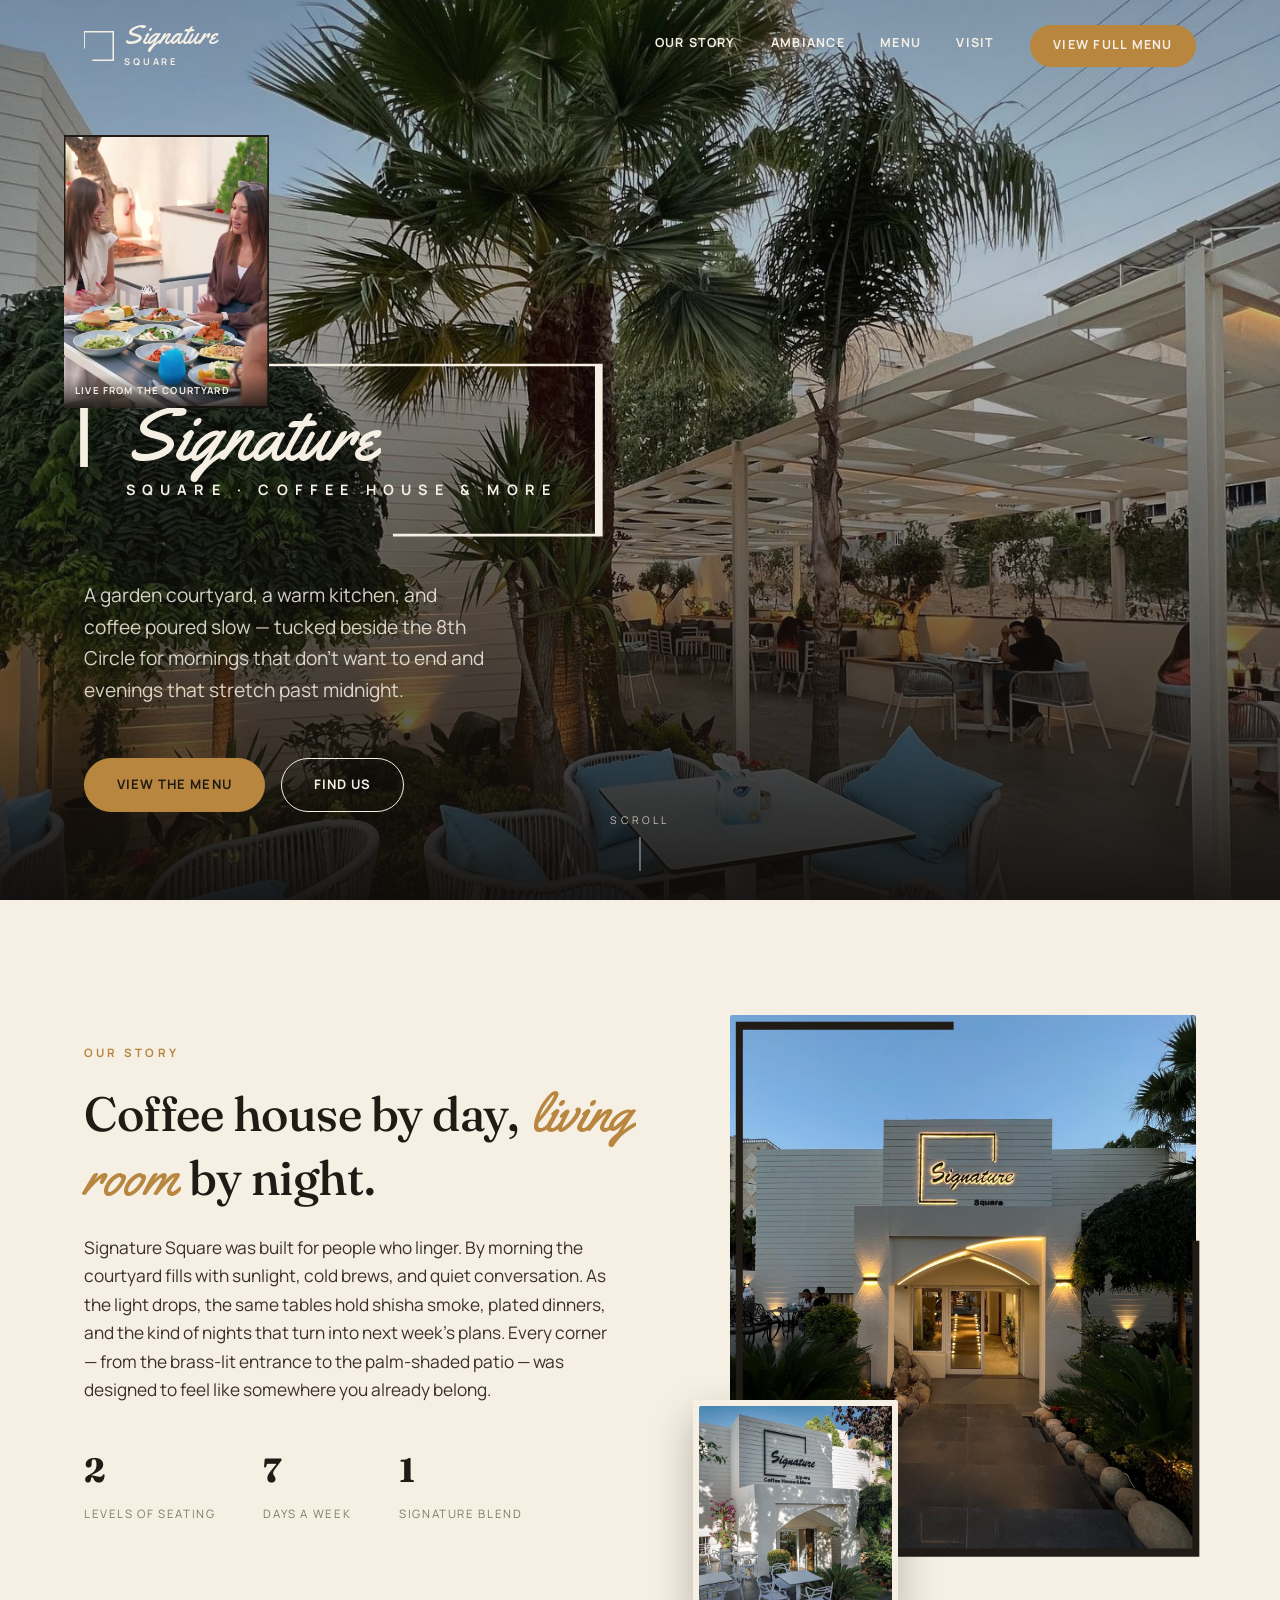
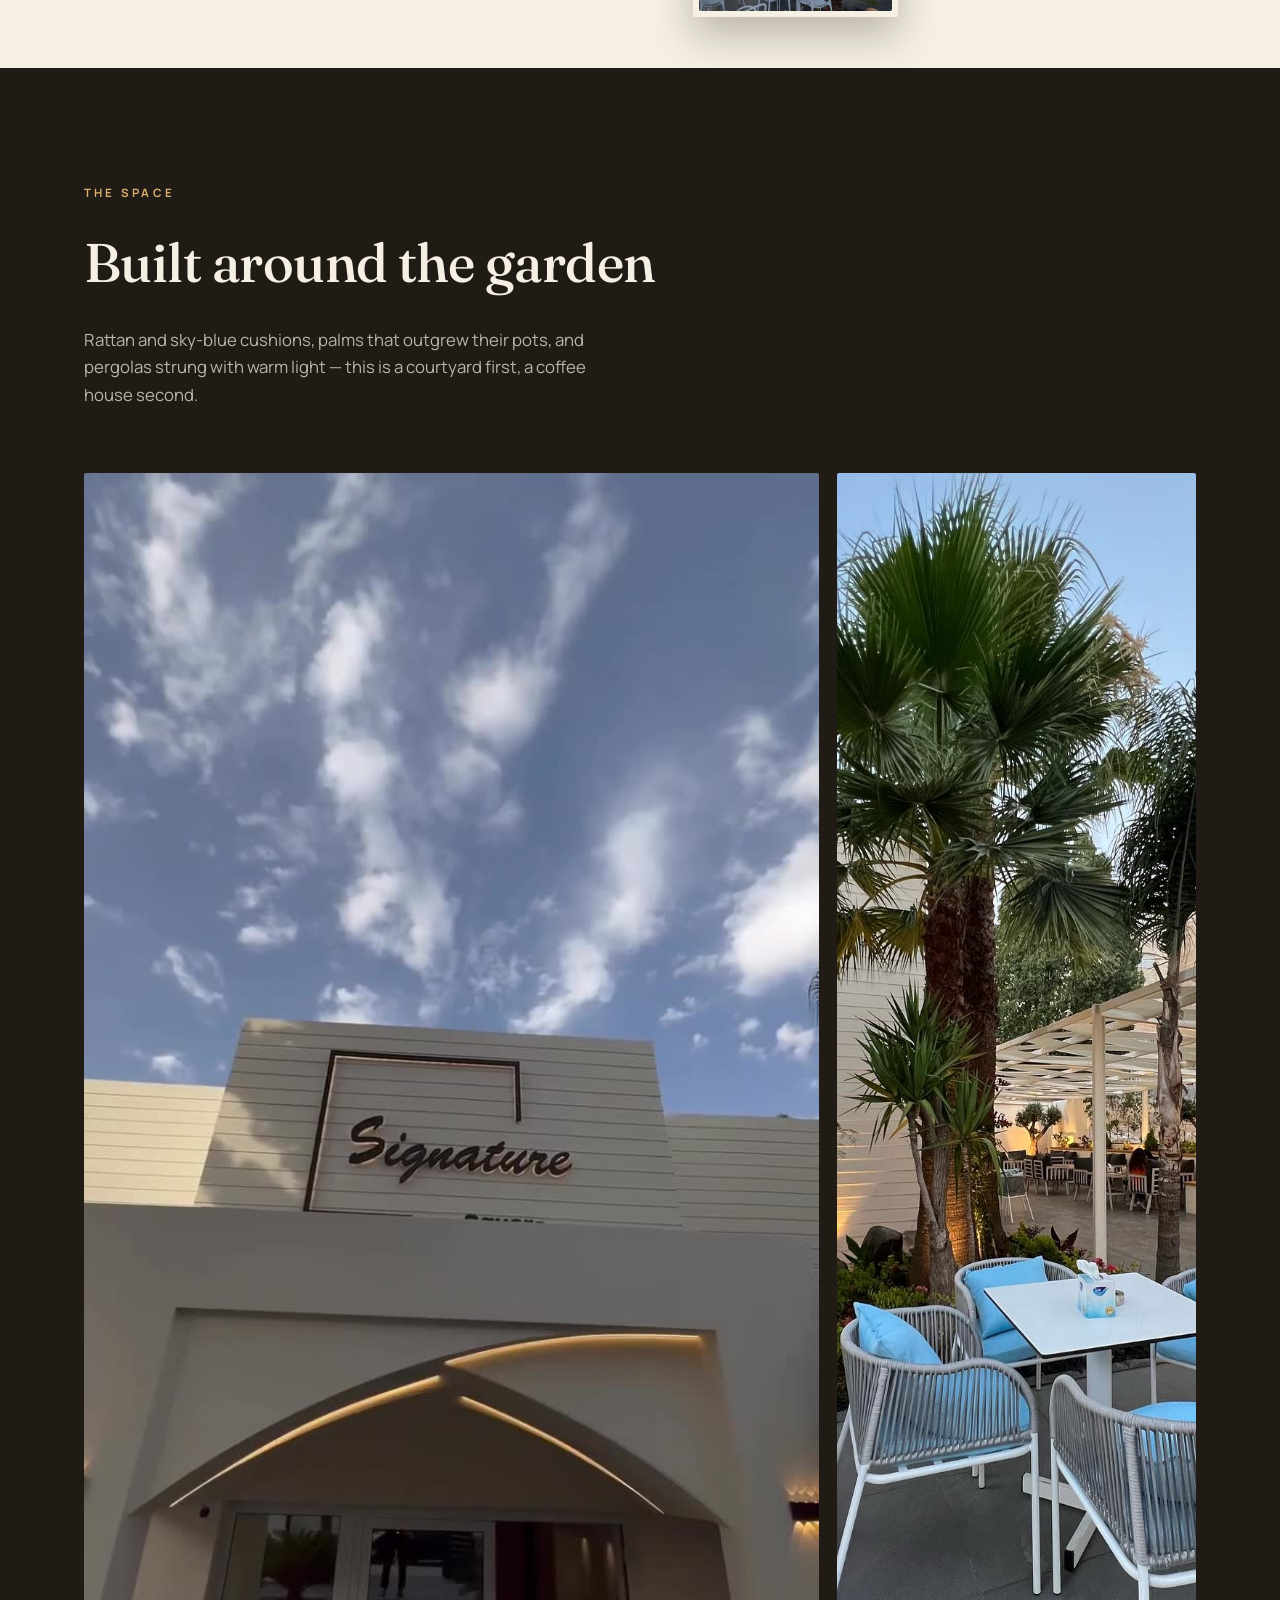
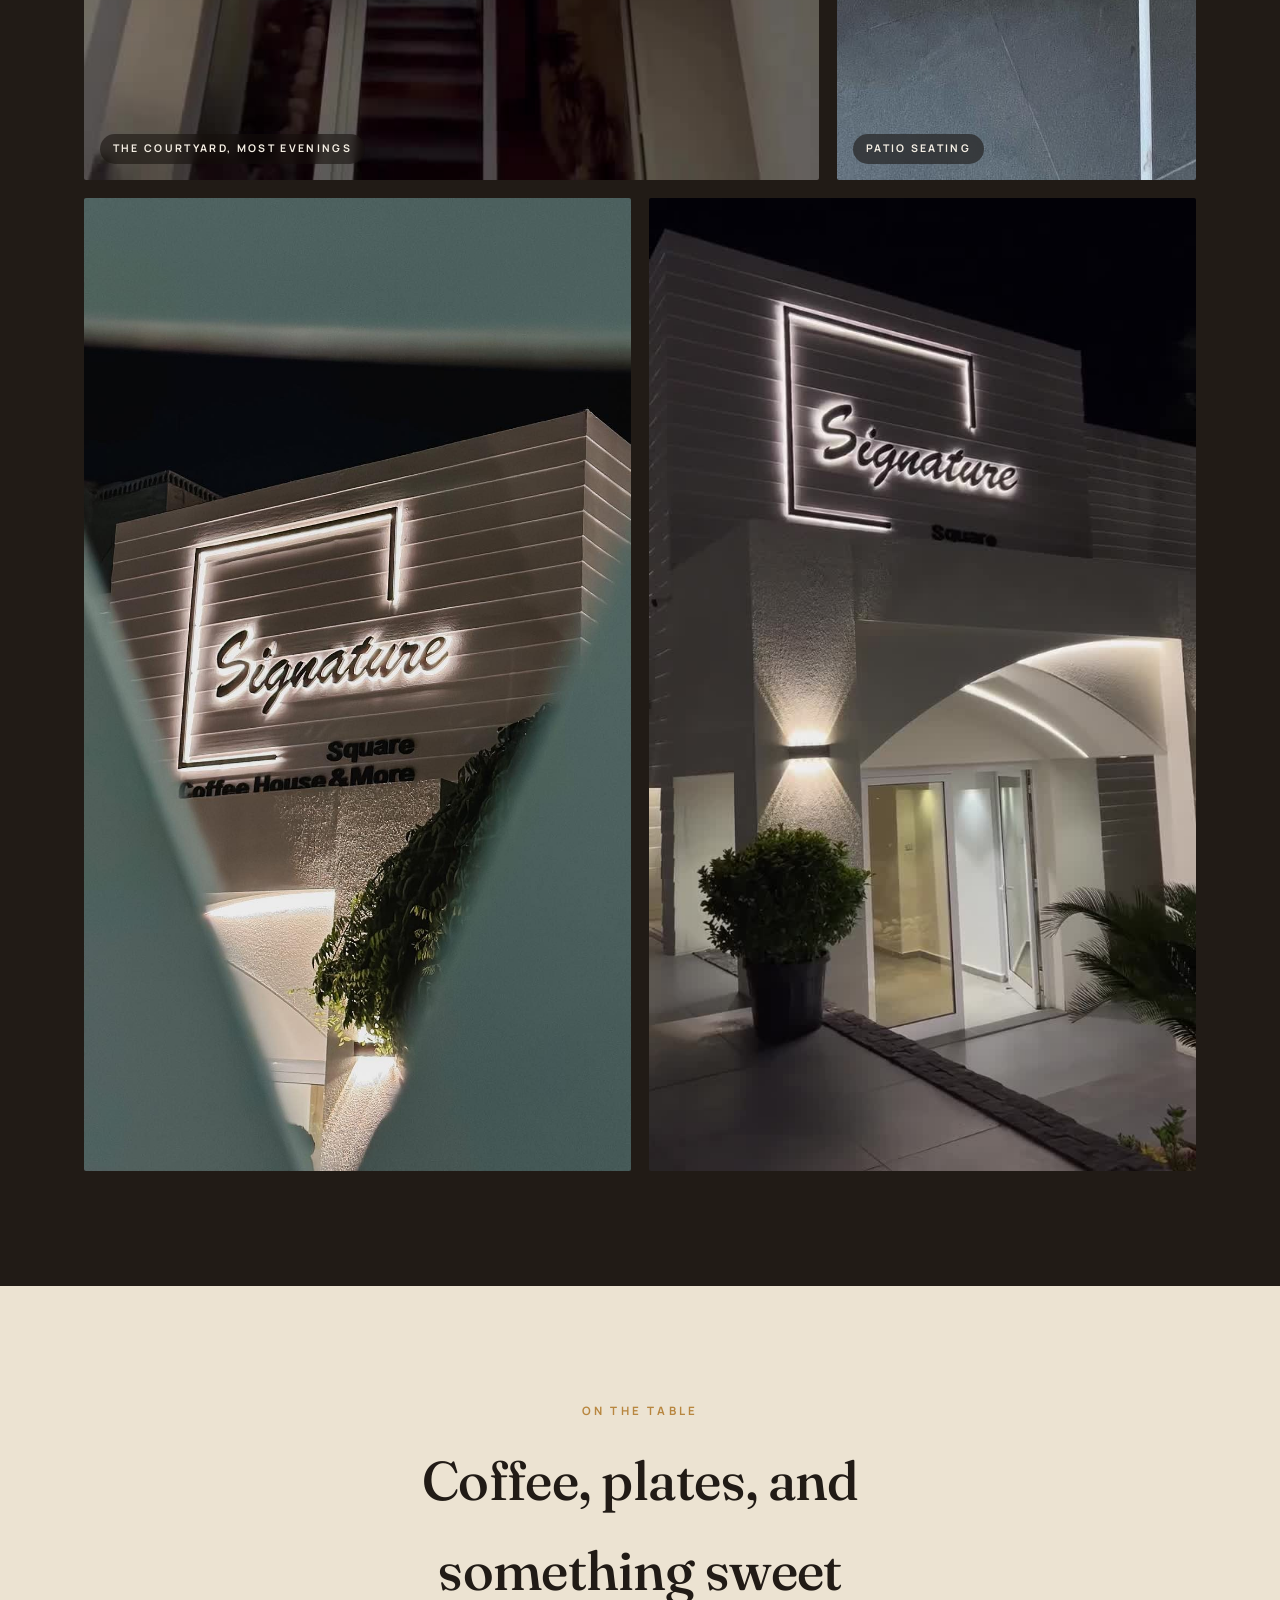
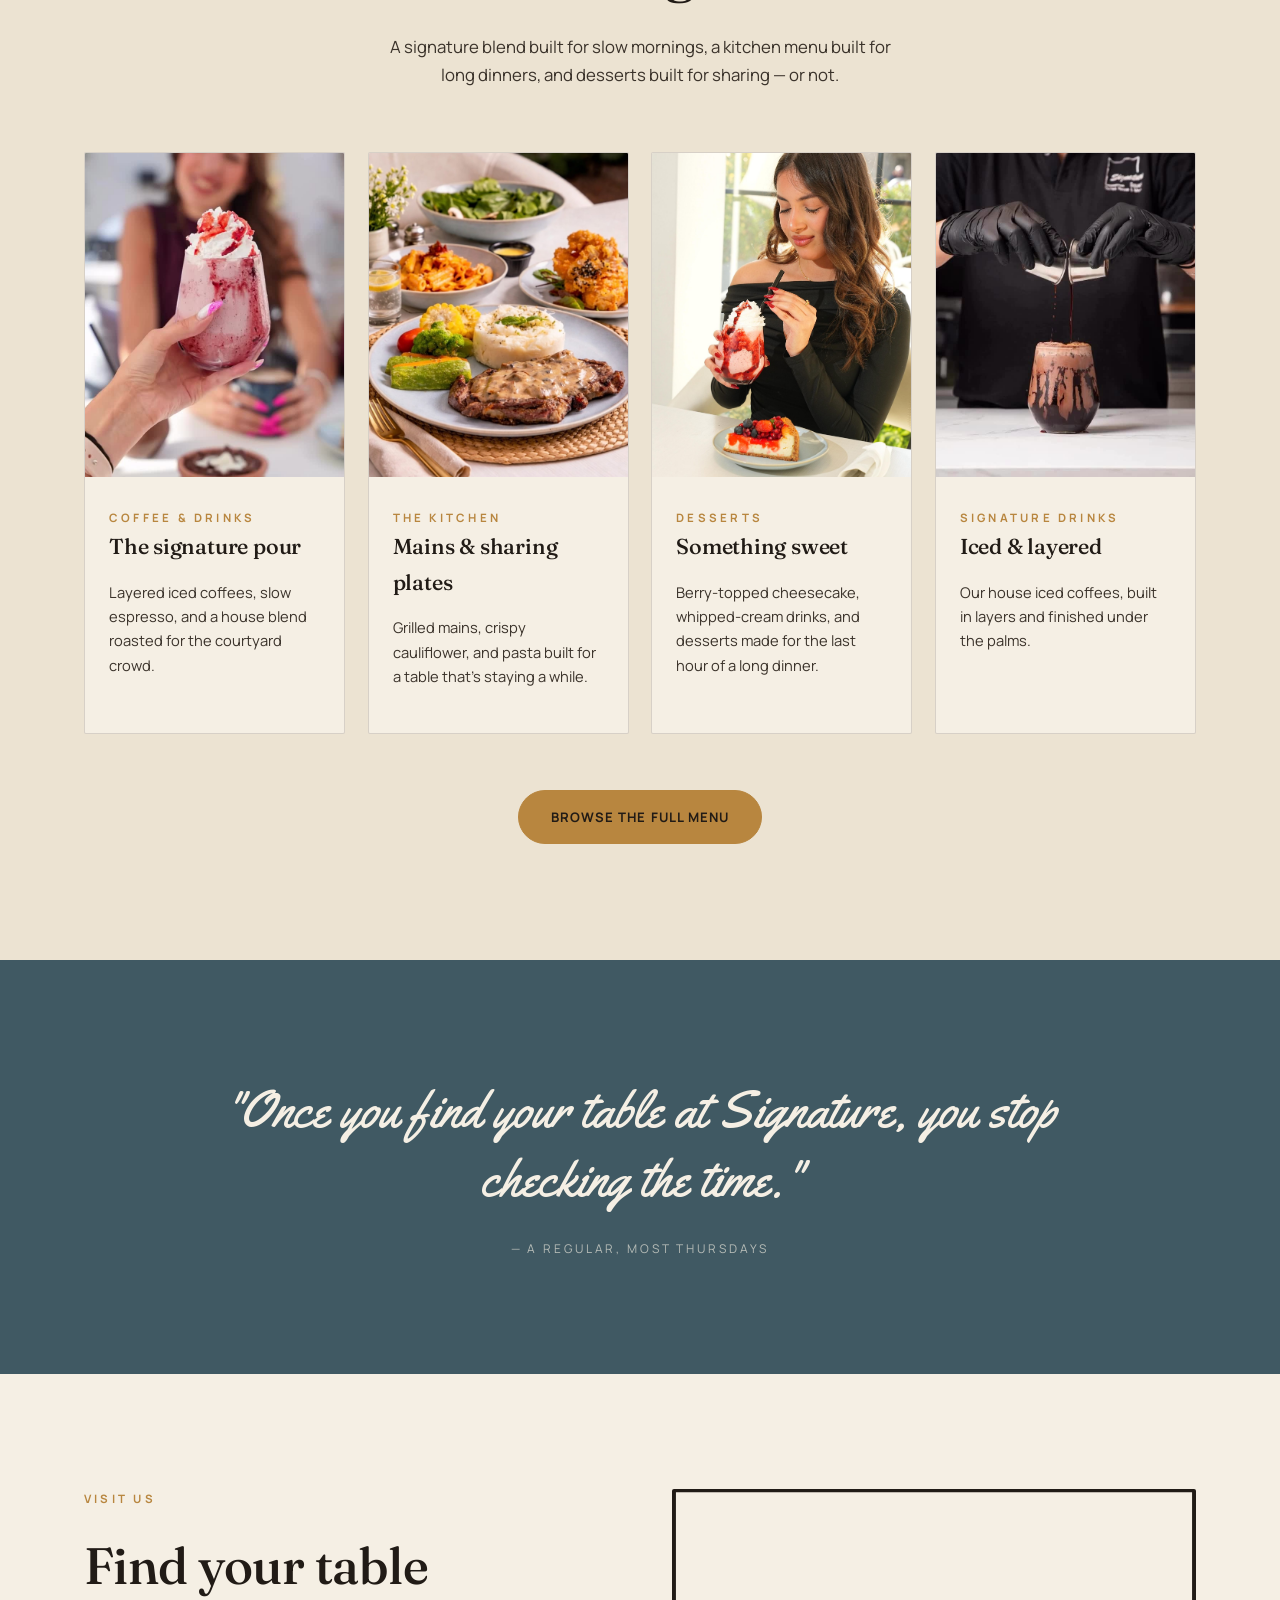
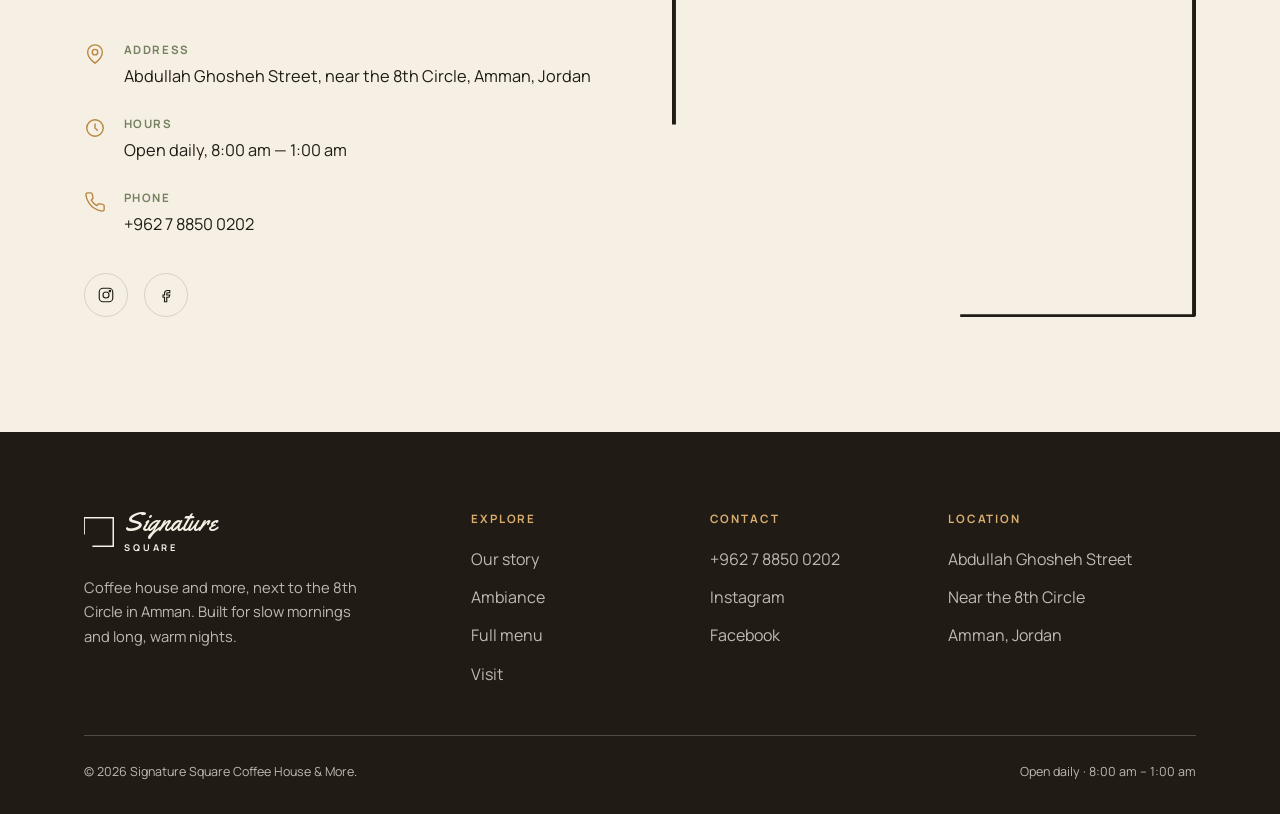
<file: index.html>
<!DOCTYPE html>
<html lang="en">
<head>
<meta charset="UTF-8">
<meta name="viewport" content="width=device-width, initial-scale=1.0">
<title>Signature Square — Coffee House &amp; More</title>
<meta name="description" content="Signature Square Coffee House & More — a garden-wrapped coffee house and restaurant in Amman, built for long mornings, golden evenings, and everything worth staying for.">
<link rel="preconnect" href="https://fonts.googleapis.com">
<link rel="preconnect" href="https://fonts.gstatic.com" crossorigin>
<link href="https://fonts.googleapis.com/css2?family=Fraunces:opsz,wght@9..144,400;9..144,500;9..144,600&family=Manrope:wght@400;500;700;800&family=Yellowtail&display=swap" rel="stylesheet">
<link rel="stylesheet" href="assets/css/style.css">
<style>
  .hero-media{ position:absolute; inset:0; z-index:0; }
  .hero-media .half{ display:none; }
  .hero-media img{ width:100%; height:100%; object-fit:cover; object-position:50% 30%; }
  .hero-video-frame{
    position:absolute; z-index:3;
    left: var(--edge, clamp(1.5rem,5vw,5rem));
    top: clamp(6.5rem, 15vh, 9.5rem);
    width: clamp(140px, 16vw, 220px);
    aspect-ratio: 3 / 4;
    overflow: hidden;
  }
  .hero-video-frame video{ width:100%; height:100%; object-fit:cover; display:block; }
  .hero-video-frame .hvf-tag{
    position:absolute; left:0; right:0; bottom:0; z-index:2;
    padding: 0.55rem 0.7rem;
    font-size:0.6rem; letter-spacing:0.12em; text-transform:uppercase; font-weight:700;
    color: var(--ivory, #F5EFE4);
    background: linear-gradient(0deg, rgba(20,16,12,0.85), transparent);
  }
  @media (max-width: 720px){
    .hero-video-frame{ width: clamp(110px, 30vw, 150px); top: clamp(6rem, 16vh, 7.5rem); }
  }
</style>
</head>
<body>

<header class="site-header">
  <div class="wrap">
    <a href="#top" class="brandmark">
      <span class="frame">
        <svg viewBox="0 0 100 100" preserveAspectRatio="none" aria-hidden="true">
          <path d="M0 58 L0 2 L98 2 L98 98 L28 98" fill="none" stroke="currentColor" stroke-width="6"/>
        </svg>
      </span>
      <span>
        <span class="word">Signature</span>
        <span class="sub">Square</span>
      </span>
    </a>

    <nav class="nav-links" id="navLinks">
      <a href="#story">Our story</a>
      <a href="#ambiance">Ambiance</a>
      <a href="#menu">Menu</a>
      <a href="#visit">Visit</a>
      <a href="menu.html" class="btn btn-menu">View full menu</a>
    </nav>

    <button class="nav-toggle" id="navToggle" aria-label="Open menu" aria-expanded="false">
      <svg viewBox="0 0 24 24" fill="none" stroke="currentColor" stroke-width="1.6"><path d="M3 6h18M3 12h18M3 18h18"/></svg>
    </button>
  </div>
</header>

<section class="hero" id="top">
  <div class="hero-media">
    <img src="assets/images/patio-blue.jpg" alt="Signature Square's palm-shaded patio with sky-blue cushioned seating" loading="eager">
  </div>
  <div class="hero-scrim"></div>

  <div class="hero-video-frame bracket reveal">
    <svg viewBox="0 0 100 100" preserveAspectRatio="none" aria-hidden="true"><path class="b-path" d="M0 55 L0 0 L100 0 L100 100 L34 100" stroke="var(--brass-light)"/></svg>
    <video autoplay muted loop playsinline poster="assets/videos/poster-hero.jpg">
      <source src="assets/videos/hero.mp4" type="video/mp4">
    </video>
    <span class="hvf-tag">Live from the courtyard</span>
  </div>

  <div class="hero-inner wrap">
    <div class="hero-lockup">
      <div class="hero-frame bracket">
        <svg viewBox="0 0 100 100" preserveAspectRatio="none" aria-hidden="true"><path class="b-path" d="M0 60 L0 0 L100 0 L100 100 L32 100" /></svg>
        <span class="script">Signature</span>
        <span class="sq">Square · Coffee house &amp; more</span>
      </div>
      <p class="hero-tagline">A garden courtyard, a warm kitchen, and coffee poured slow — tucked beside the 8th Circle for mornings that don't want to end and evenings that stretch past midnight.</p>
      <div class="hero-ctas">
        <a href="menu.html" class="btn btn-menu">View the menu</a>
        <a href="#visit" class="btn btn-outline light">Find us</a>
      </div>
    </div>
  </div>
  <div class="scroll-cue"><span>Scroll</span><span class="line"></span></div>
</section>

<section class="intro pad" id="story">
  <div class="wrap intro-grid">
    <div class="intro-copy reveal">
      <span class="eyebrow">Our story</span>
      <h2>Coffee house by day, <em>living room</em> by night.</h2>
      <p>Signature Square was built for people who linger. By morning the courtyard fills with sunlight, cold brews, and quiet conversation. As the light drops, the same tables hold shisha smoke, plated dinners, and the kind of nights that turn into next week's plans. Every corner — from the brass-lit entrance to the palm-shaded patio — was designed to feel like somewhere you already belong.</p>
      <div class="intro-stats">
        <div><strong>2</strong><span>Levels of seating</span></div>
        <div><strong>7</strong><span>Days a week</span></div>
        <div><strong>1</strong><span>Signature blend</span></div>
      </div>
    </div>
    <div class="intro-visual reveal reveal-delay-1">
      <div class="frame-img bracket">
        <svg viewBox="0 0 100 100" preserveAspectRatio="none" aria-hidden="true"><path class="b-path" d="M100 42 L100 100 L2 100 L2 2 L74 2"/></svg>
        <img src="assets/images/entrance-night.jpg" alt="The brass-lit archway entrance of Signature Square at dusk, framed by palms" loading="lazy">
      </div>
      <div class="intro-accent reveal reveal-delay-2">
        <img src="assets/images/iced-drink.jpg" alt="Signature layered iced coffee served under the palms" loading="lazy">
      </div>
    </div>
  </div>
</section>

<section class="ambiance pad" id="ambiance">
  <div class="wrap">
    <div class="section-head reveal">
      <span class="eyebrow">The space</span>
      <h2>Built around the garden</h2>
      <p>Rattan and sky-blue cushions, palms that outgrew their pots, and pergolas strung with warm light — this is a courtyard first, a coffee house second.</p>
    </div>
    <div class="ambiance-grid">
      <div class="a-tile a-big reveal">
        <video autoplay muted loop playsinline poster="assets/videos/poster-ambiance-2.jpg">
          <source src="assets/videos/ambiance-2.mp4" type="video/mp4">
        </video>
        <span class="tag">The courtyard, most evenings</span>
      </div>
      <div class="a-tile a-tall reveal reveal-delay-1">
        <img src="assets/images/patio-blue.jpg" alt="Outdoor patio seating with sky-blue cushioned chairs beneath palm trees" loading="lazy">
        <span class="tag">Patio seating</span>
      </div>
      <div class="a-tile a-wide reveal reveal-delay-2">
        <img src="assets/images/logo-peek.jpg" alt="The Signature Square sign glowing at night, framed between two walls" loading="lazy">
      </div>
      <div class="a-tile a-small reveal reveal-delay-3">
        <video autoplay muted loop playsinline poster="assets/videos/poster-ambiance-1.jpg">
          <source src="assets/videos/ambiance-1.mp4" type="video/mp4">
        </video>
      </div>
    </div>
  </div>
</section>

<section class="menu-teaser pad" id="menu">
  <div class="wrap">
    <div class="section-head center reveal" style="margin-left:auto;margin-right:auto;">
      <span class="eyebrow">On the table</span>
      <h2>Coffee, plates, and something sweet</h2>
      <p style="margin-left:auto;margin-right:auto;">A signature blend built for slow mornings, a kitchen menu built for long dinners, and desserts built for sharing — or not.</p>
    </div>

    <div class="mt-grid">
      <div class="mt-card reveal">
        <div class="mt-media">
          <video autoplay muted loop playsinline poster="assets/videos/poster-detail-1.jpg">
            <source src="assets/videos/detail-1.mp4" type="video/mp4">
          </video>
        </div>
        <div class="mt-body">
          <span class="eyebrow">Coffee &amp; drinks</span>
          <h3>The signature pour</h3>
          <p>Layered iced coffees, slow espresso, and a house blend roasted for the courtyard crowd.</p>
        </div>
      </div>

      <div class="mt-card reveal reveal-delay-1">
        <div class="mt-media">
          <img src="assets/images/steak-plate.jpg" alt="Grilled steak with mushroom sauce, mashed potato, and grilled vegetables" loading="lazy">
        </div>
        <div class="mt-body">
          <span class="eyebrow">The kitchen</span>
          <h3>Mains &amp; sharing plates</h3>
          <p>Grilled mains, crispy cauliflower, and pasta built for a table that's staying a while.</p>
        </div>
      </div>

      <div class="mt-card reveal reveal-delay-2">
        <div class="mt-media">
          <img src="assets/images/dessert-girl.jpg" alt="Berry cheesecake and a strawberry cream drink at Signature Square" loading="lazy">
        </div>
        <div class="mt-body">
          <span class="eyebrow">Desserts</span>
          <h3>Something sweet</h3>
          <p>Berry-topped cheesecake, whipped-cream drinks, and desserts made for the last hour of a long dinner.</p>
        </div>
      </div>

      <div class="mt-card reveal reveal-delay-3">
        <div class="mt-media">
          <video autoplay muted loop playsinline poster="assets/videos/poster-detail-2.jpg">
            <source src="assets/videos/detail-2.mp4" type="video/mp4">
          </video>
        </div>
        <div class="mt-body">
          <span class="eyebrow">Signature drinks</span>
          <h3>Iced &amp; layered</h3>
          <p>Our house iced coffees, built in layers and finished under the palms.</p>
        </div>
      </div>
    </div>

    <div class="mt-cta reveal">
      <a href="menu.html" class="btn btn-menu">Browse the full menu</a>
    </div>
  </div>
</section>

<section class="quote-section pad">
  <div class="wrap">
    <blockquote class="reveal">"Once you find your table at Signature, you stop checking the time."</blockquote>
    <cite class="reveal reveal-delay-1">— A regular, most Thursdays</cite>
  </div>
</section>

<section class="visit pad" id="visit">
  <div class="wrap visit-grid">
    <div class="visit-info reveal">
      <span class="eyebrow">Visit us</span>
      <h2 style="font-size:clamp(2.2rem,4.5vw,3.2rem);margin-top:1rem;">Find your table</h2>
      <ul class="visit-list">
        <li>
          <svg class="ic" viewBox="0 0 24 24" fill="none" stroke="currentColor" stroke-width="1.5" aria-hidden="true"><path d="M20 10c0 6-8 12-8 12s-8-6-8-12a8 8 0 1 1 16 0Z"/><circle cx="12" cy="10" r="3"/></svg>
          <div><strong>Address</strong><span>Abdullah Ghosheh Street, near the 8th Circle, Amman, Jordan</span></div>
        </li>
        <li>
          <svg class="ic" viewBox="0 0 24 24" fill="none" stroke="currentColor" stroke-width="1.5" aria-hidden="true"><circle cx="12" cy="12" r="9"/><path d="M12 7v5l3 3"/></svg>
          <div><strong>Hours</strong><span>Open daily, 8:00&nbsp;am &mdash; 1:00&nbsp;am</span></div>
        </li>
        <li>
          <svg class="ic" viewBox="0 0 24 24" fill="none" stroke="currentColor" stroke-width="1.5" aria-hidden="true"><path d="M22 16.9v3a2 2 0 0 1-2.2 2 19.8 19.8 0 0 1-8.6-3.1 19.5 19.5 0 0 1-6-6A19.8 19.8 0 0 1 2.1 4.2 2 2 0 0 1 4.1 2h3a2 2 0 0 1 2 1.7c.1.9.3 1.8.6 2.7a2 2 0 0 1-.5 2.1L8 9.9a16 16 0 0 0 6 6l1.4-1.4a2 2 0 0 1 2.1-.5c.9.3 1.8.5 2.7.6a2 2 0 0 1 1.8 2Z"/></svg>
          <div><strong>Phone</strong><a href="tel:+962788500202">+962 7 8850 0202</a></div>
        </li>
      </ul>
      <div class="visit-socials">
        <a href="https://www.instagram.com/signature.square/" target="_blank" rel="noopener" aria-label="Signature Square on Instagram">
          <svg viewBox="0 0 24 24" fill="none" stroke="currentColor" stroke-width="1.5"><rect x="3" y="3" width="18" height="18" rx="5"/><circle cx="12" cy="12" r="4"/><circle cx="17.2" cy="6.8" r="1"/></svg>
        </a>
        <a href="https://www.facebook.com/Signaturesquarejo/" target="_blank" rel="noopener" aria-label="Signature Square on Facebook">
          <svg viewBox="0 0 24 24" fill="none" stroke="currentColor" stroke-width="1.5"><path d="M14 9h3V6h-3a4 4 0 0 0-4 4v2H8v3h2v6h3v-6h3l1-3h-4v-2a1 1 0 0 1 1-1Z"/></svg>
        </a>
      </div>
    </div>
    <div class="map-frame bracket reveal reveal-delay-1">
      <svg viewBox="0 0 100 100" preserveAspectRatio="none" aria-hidden="true" style="z-index:2;"><path class="b-path" d="M0 55 L0 0 L100 0 L100 100 L40 100" stroke="var(--brass)"/></svg>
      <iframe
        src="https://www.google.com/maps?q=Signature+Square+Coffee+House,+Amman,+Jordan&output=embed"
        title="Map to Signature Square Coffee House"
        loading="lazy" referrerpolicy="no-referrer-when-downgrade" allowfullscreen>
      </iframe>
    </div>
  </div>
</section>

<footer class="site-footer">
  <div class="wrap">
    <div class="footer-grid">
      <div class="footer-brand">
        <a href="#top" class="brandmark">
          <span class="frame">
            <svg viewBox="0 0 100 100" preserveAspectRatio="none" aria-hidden="true">
              <path d="M0 58 L0 2 L98 2 L98 98 L28 98" fill="none" stroke="currentColor" stroke-width="6"/>
            </svg>
          </span>
          <span>
            <span class="word">Signature</span>
            <span class="sub">Square</span>
          </span>
        </a>
        <p>Coffee house and more, next to the 8th Circle in Amman. Built for slow mornings and long, warm nights.</p>
      </div>
      <div class="footer-col">
        <h4>Explore</h4>
        <ul>
          <li><a href="#story">Our story</a></li>
          <li><a href="#ambiance">Ambiance</a></li>
          <li><a href="menu.html">Full menu</a></li>
          <li><a href="#visit">Visit</a></li>
        </ul>
      </div>
      <div class="footer-col">
        <h4>Contact</h4>
        <ul>
          <li><a href="tel:+962788500202">+962 7 8850 0202</a></li>
          <li><a href="https://www.instagram.com/signature.square/" target="_blank" rel="noopener">Instagram</a></li>
          <li><a href="https://www.facebook.com/Signaturesquarejo/" target="_blank" rel="noopener">Facebook</a></li>
        </ul>
      </div>
      <div class="footer-col">
        <h4>Location</h4>
        <ul>
          <li>Abdullah Ghosheh Street</li>
          <li>Near the 8th Circle</li>
          <li>Amman, Jordan</li>
        </ul>
      </div>
    </div>
    <div class="footer-bottom">
      <span>© 2026 Signature Square Coffee House &amp; More.</span>
      <span>Open daily · 8:00 am – 1:00 am</span>
    </div>
  </div>
</footer>

<script src="assets/js/main.js"></script>
<script src="https://identity.netlify.com/v1/netlify-identity-widget.js"></script>
<script>
  if (window.netlifyIdentity) {
    window.netlifyIdentity.on("init", function (user) {
      if (!user) {
        window.netlifyIdentity.on("login", function () {
          document.location.href = "/admin/";
        });
      }
    });
  }
</script>
</body>
</html>
</file>
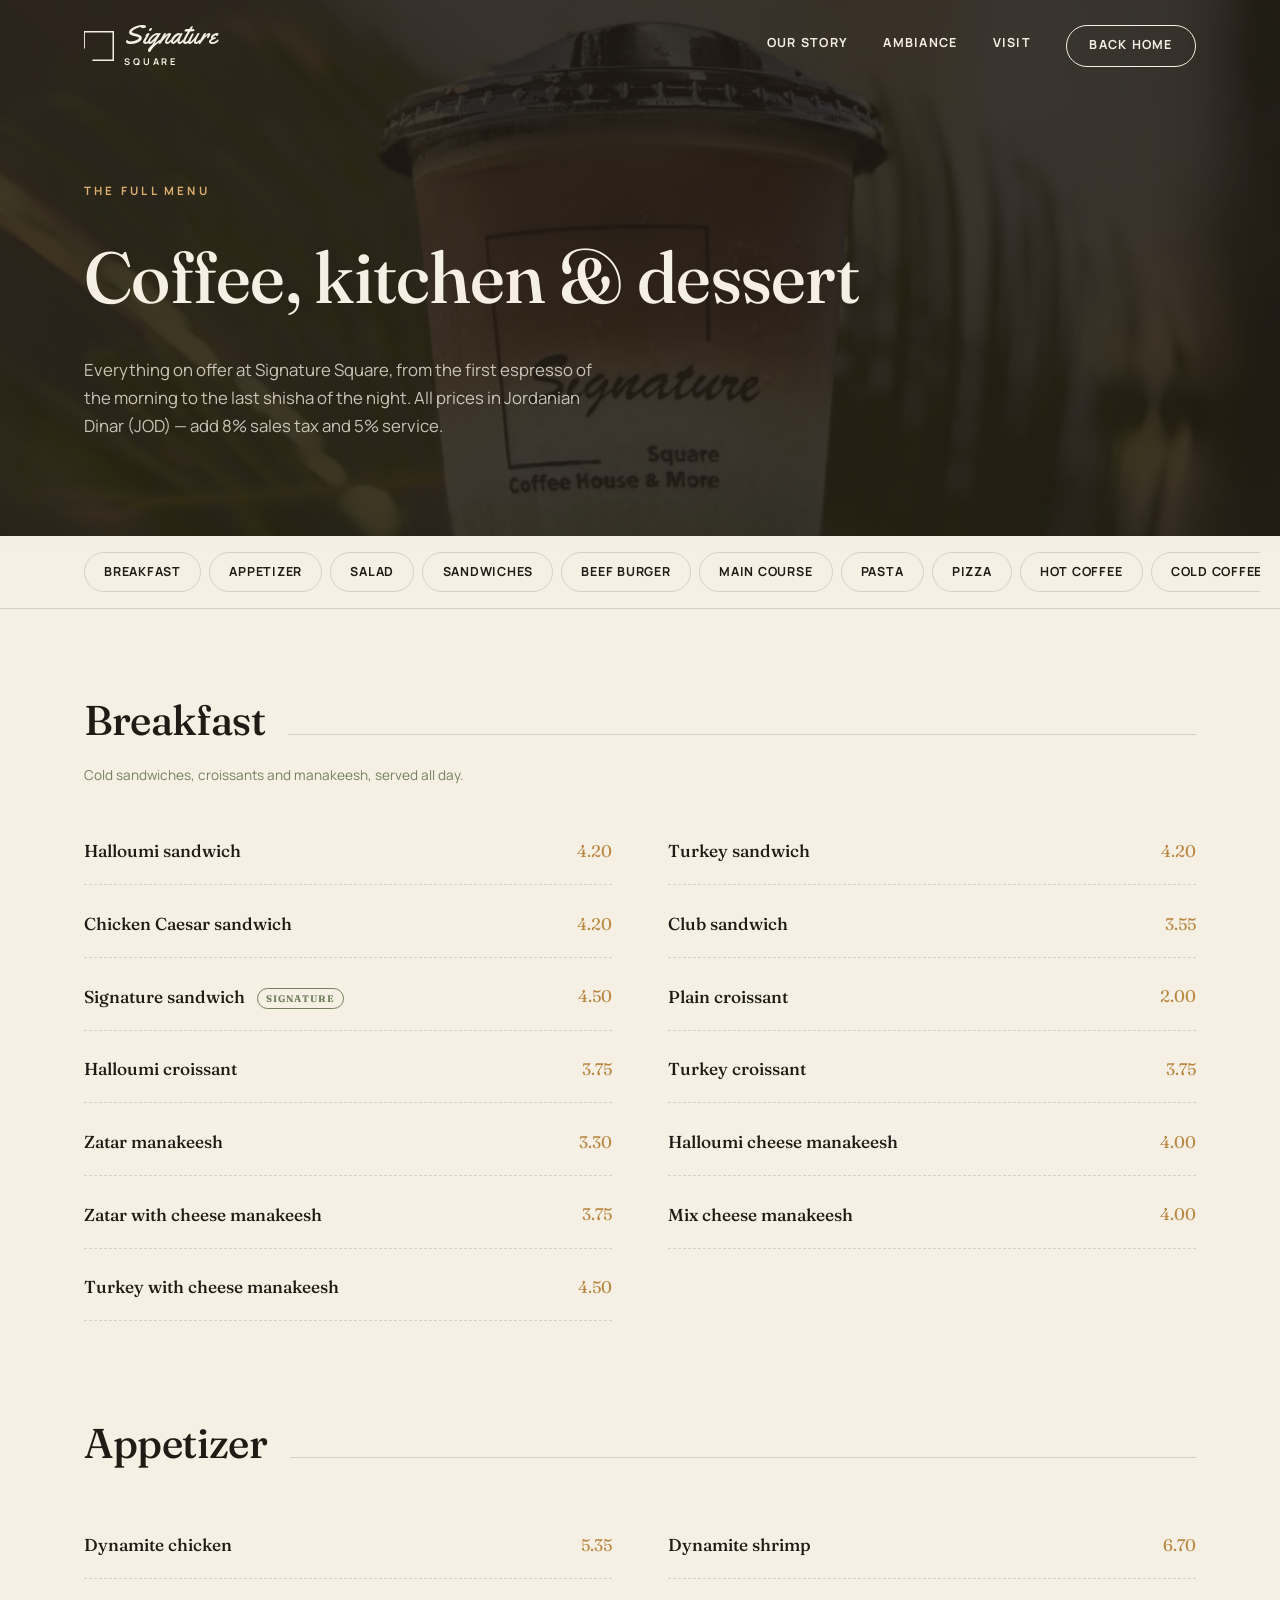
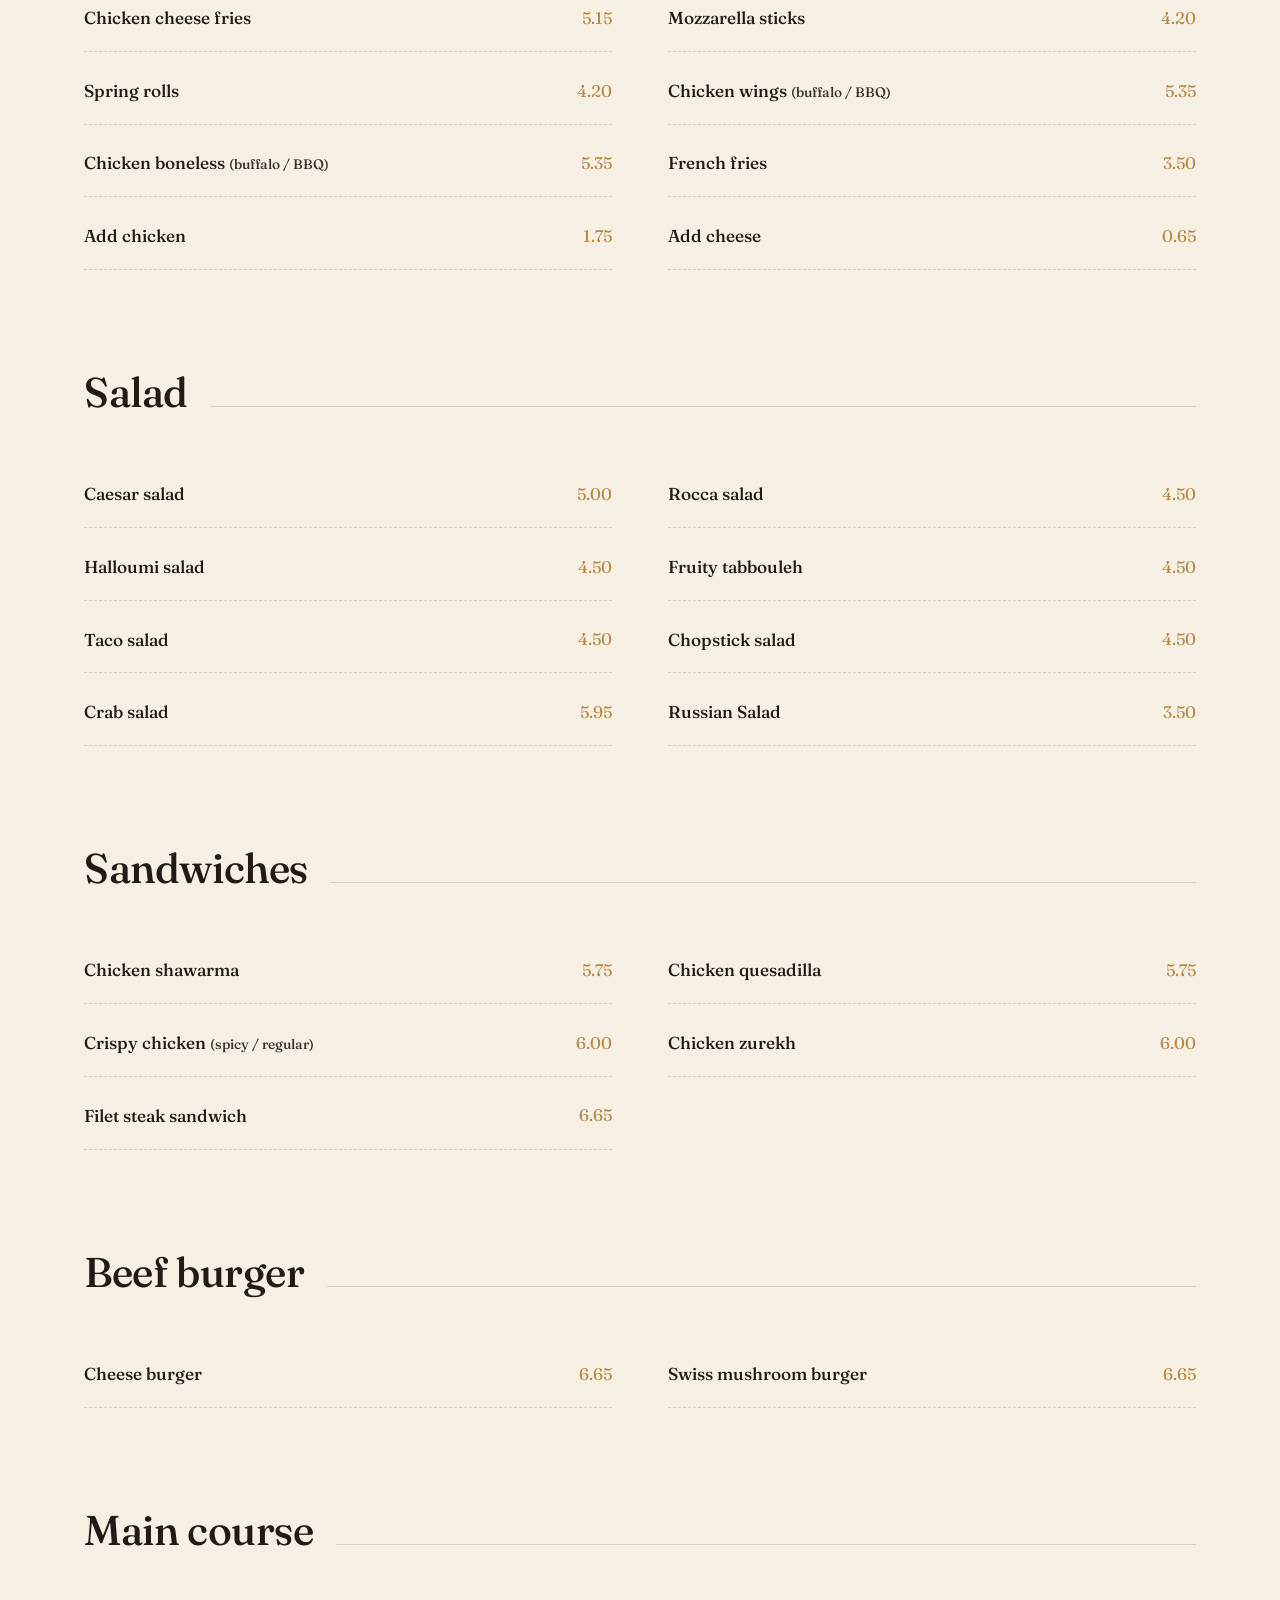
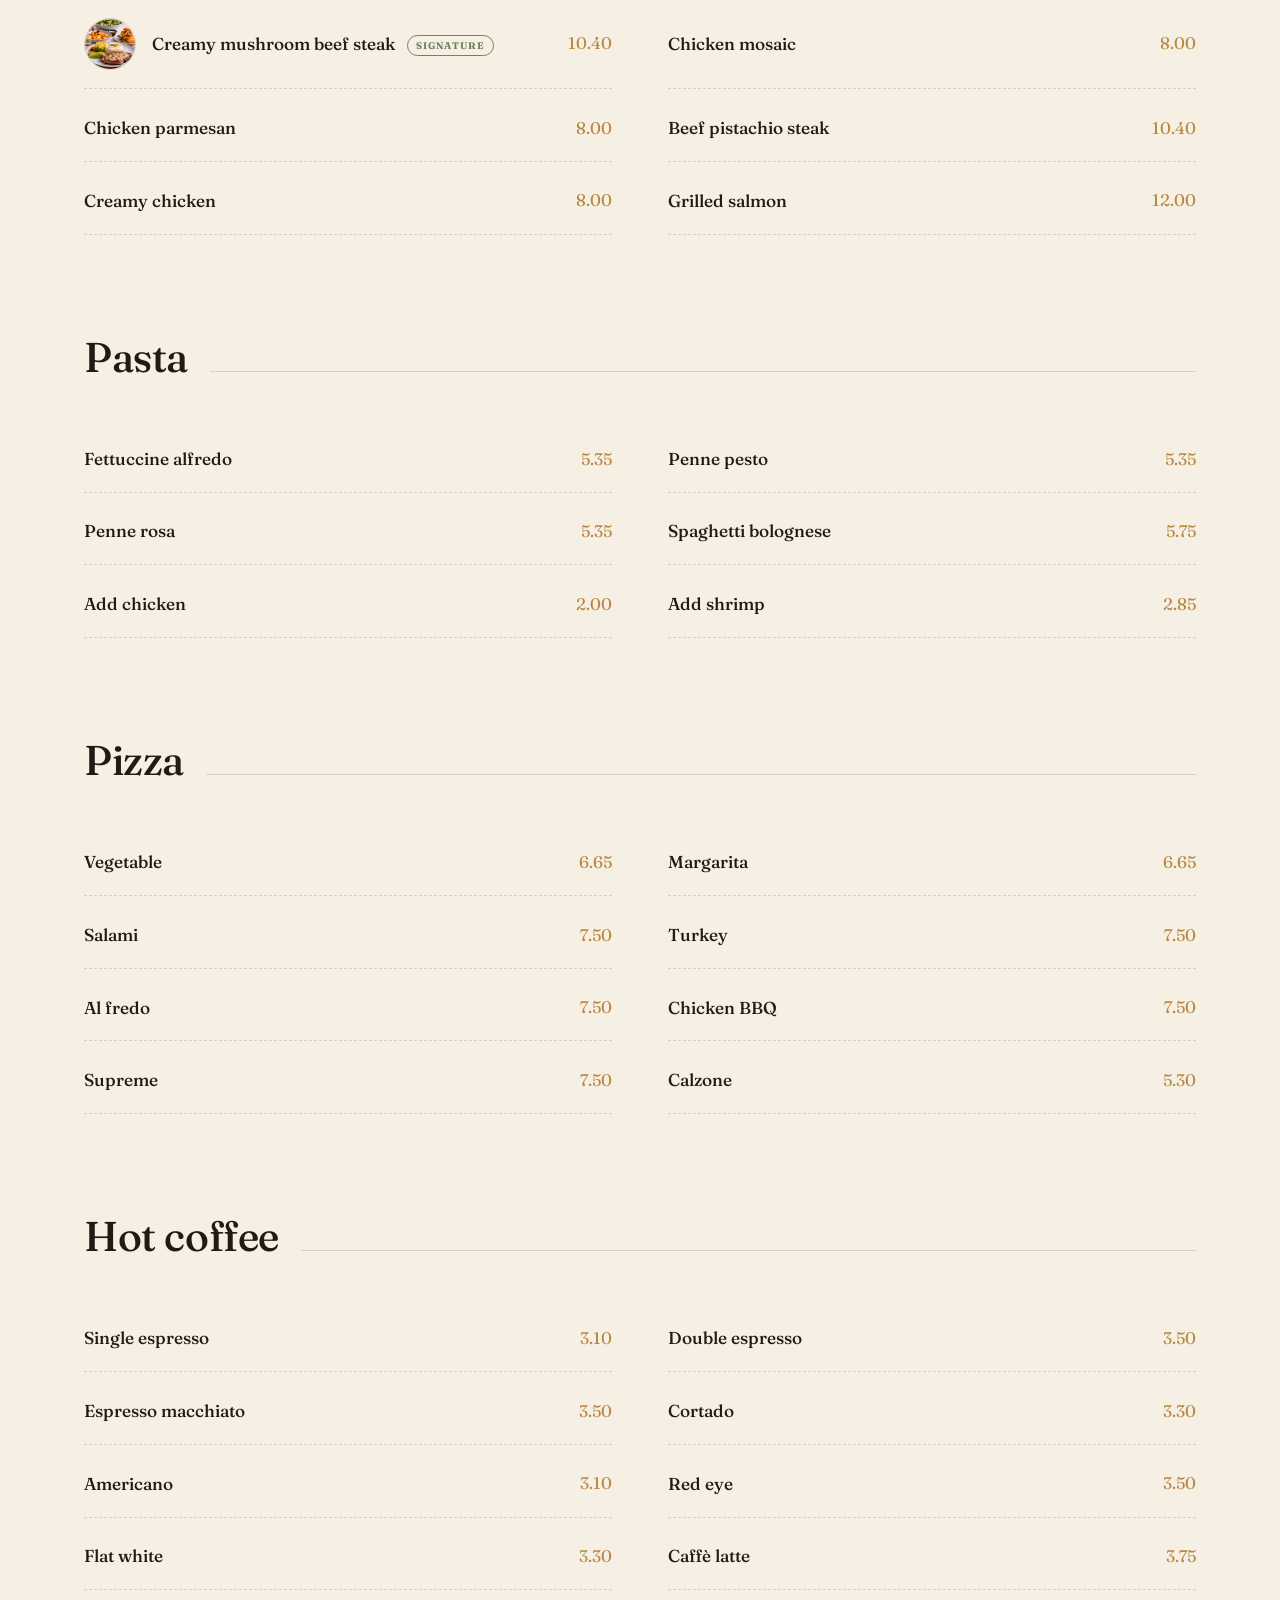
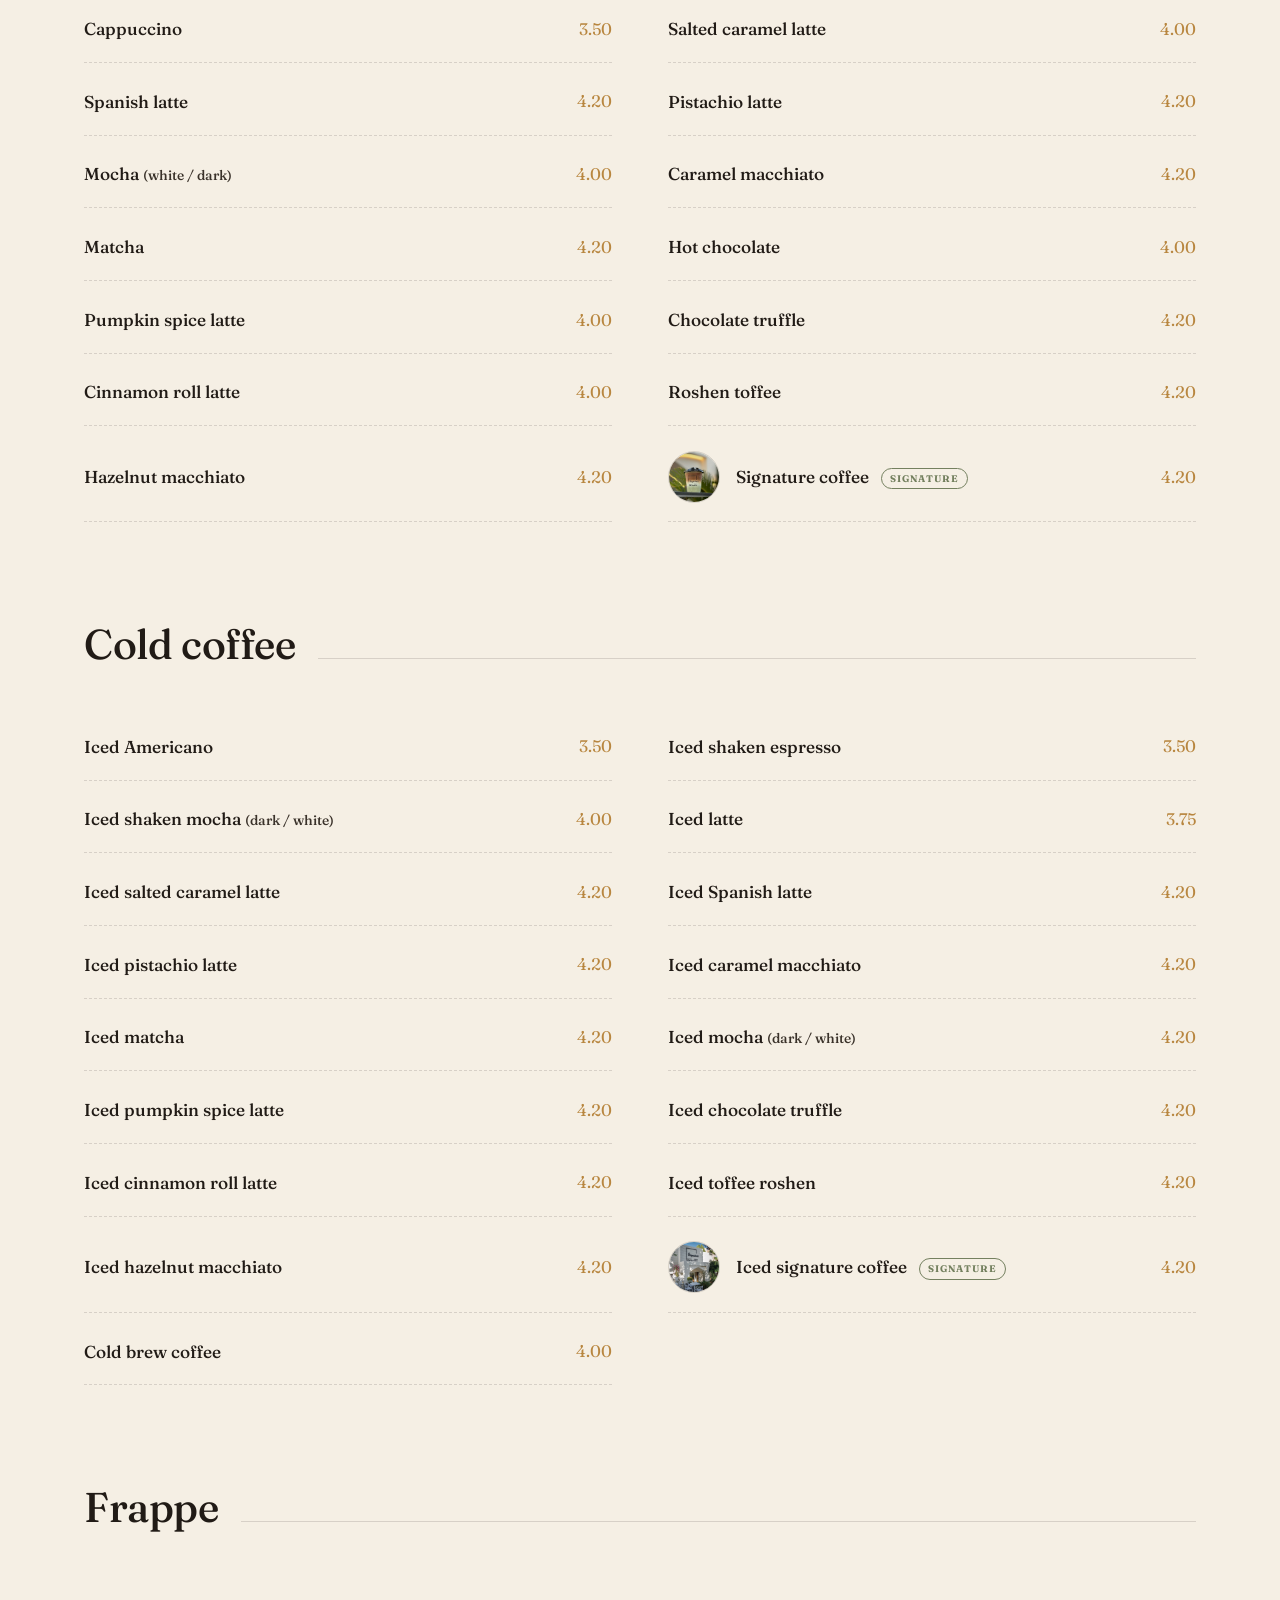
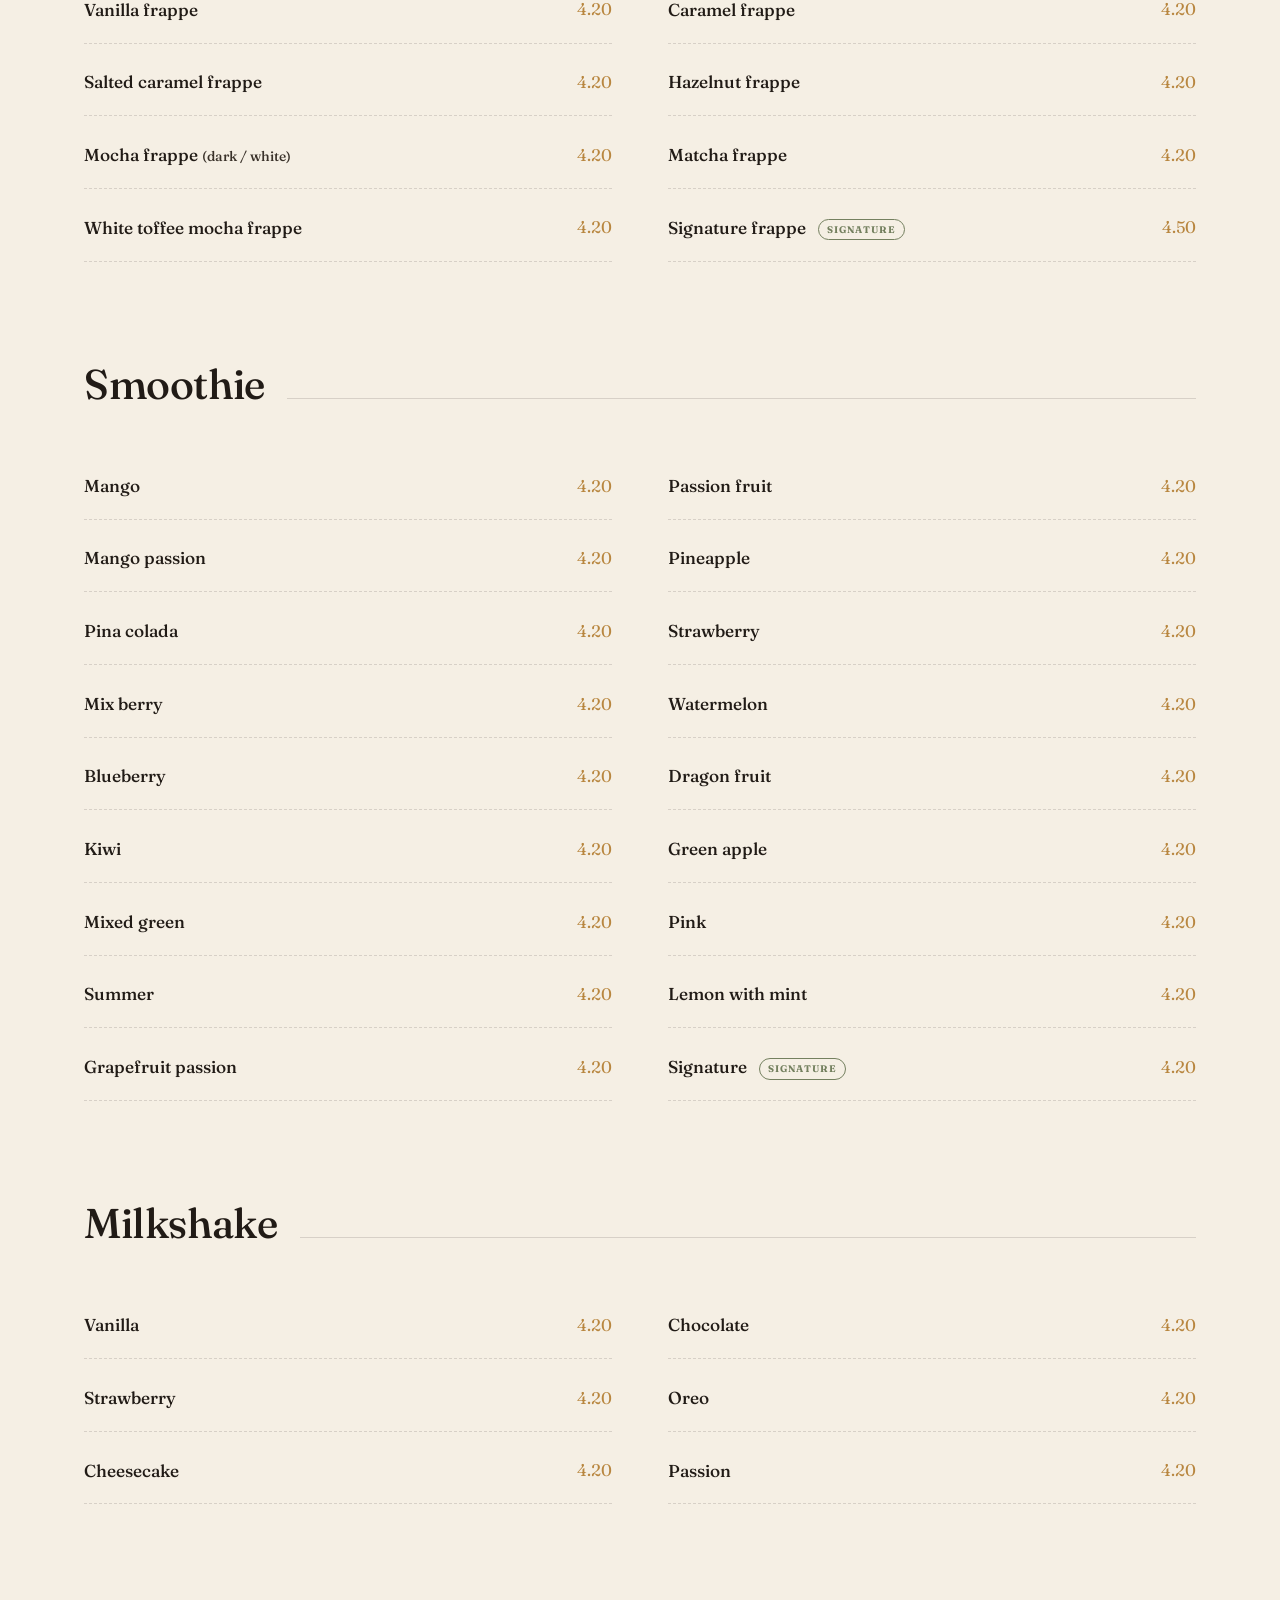
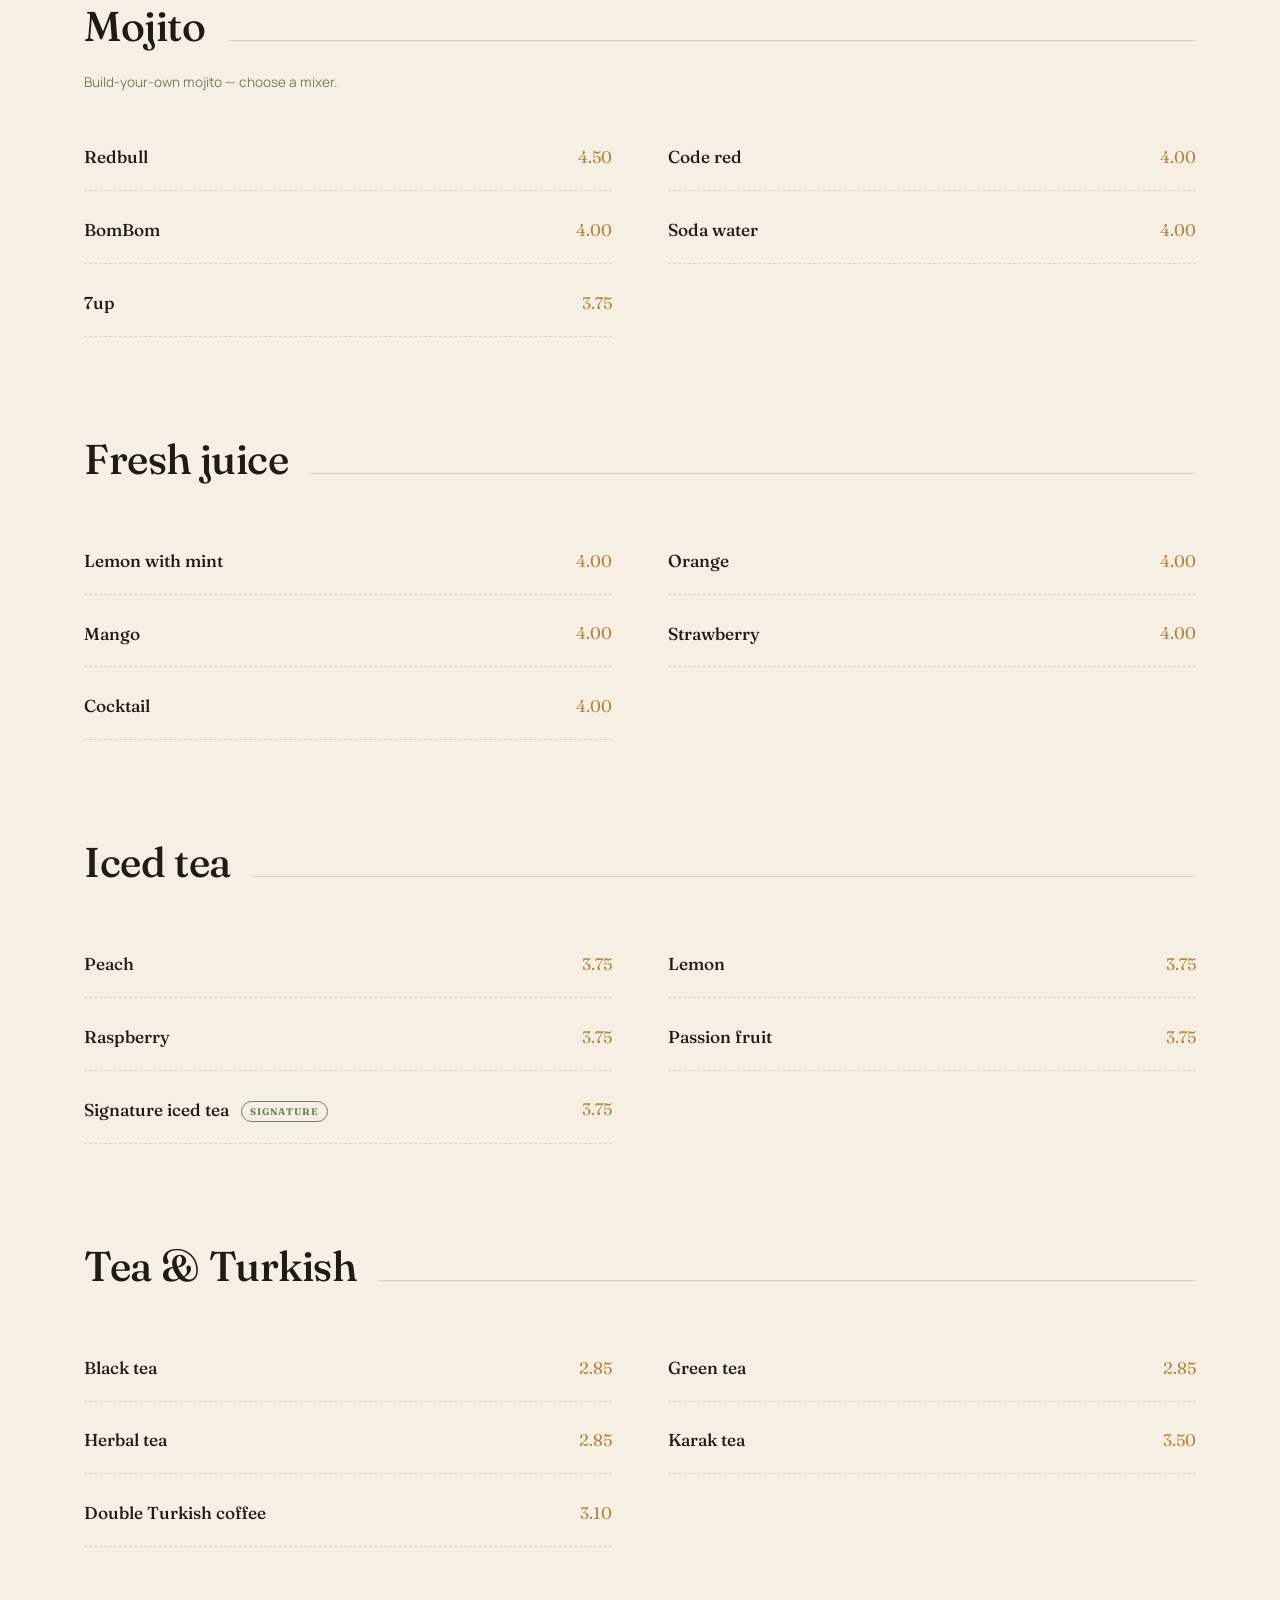
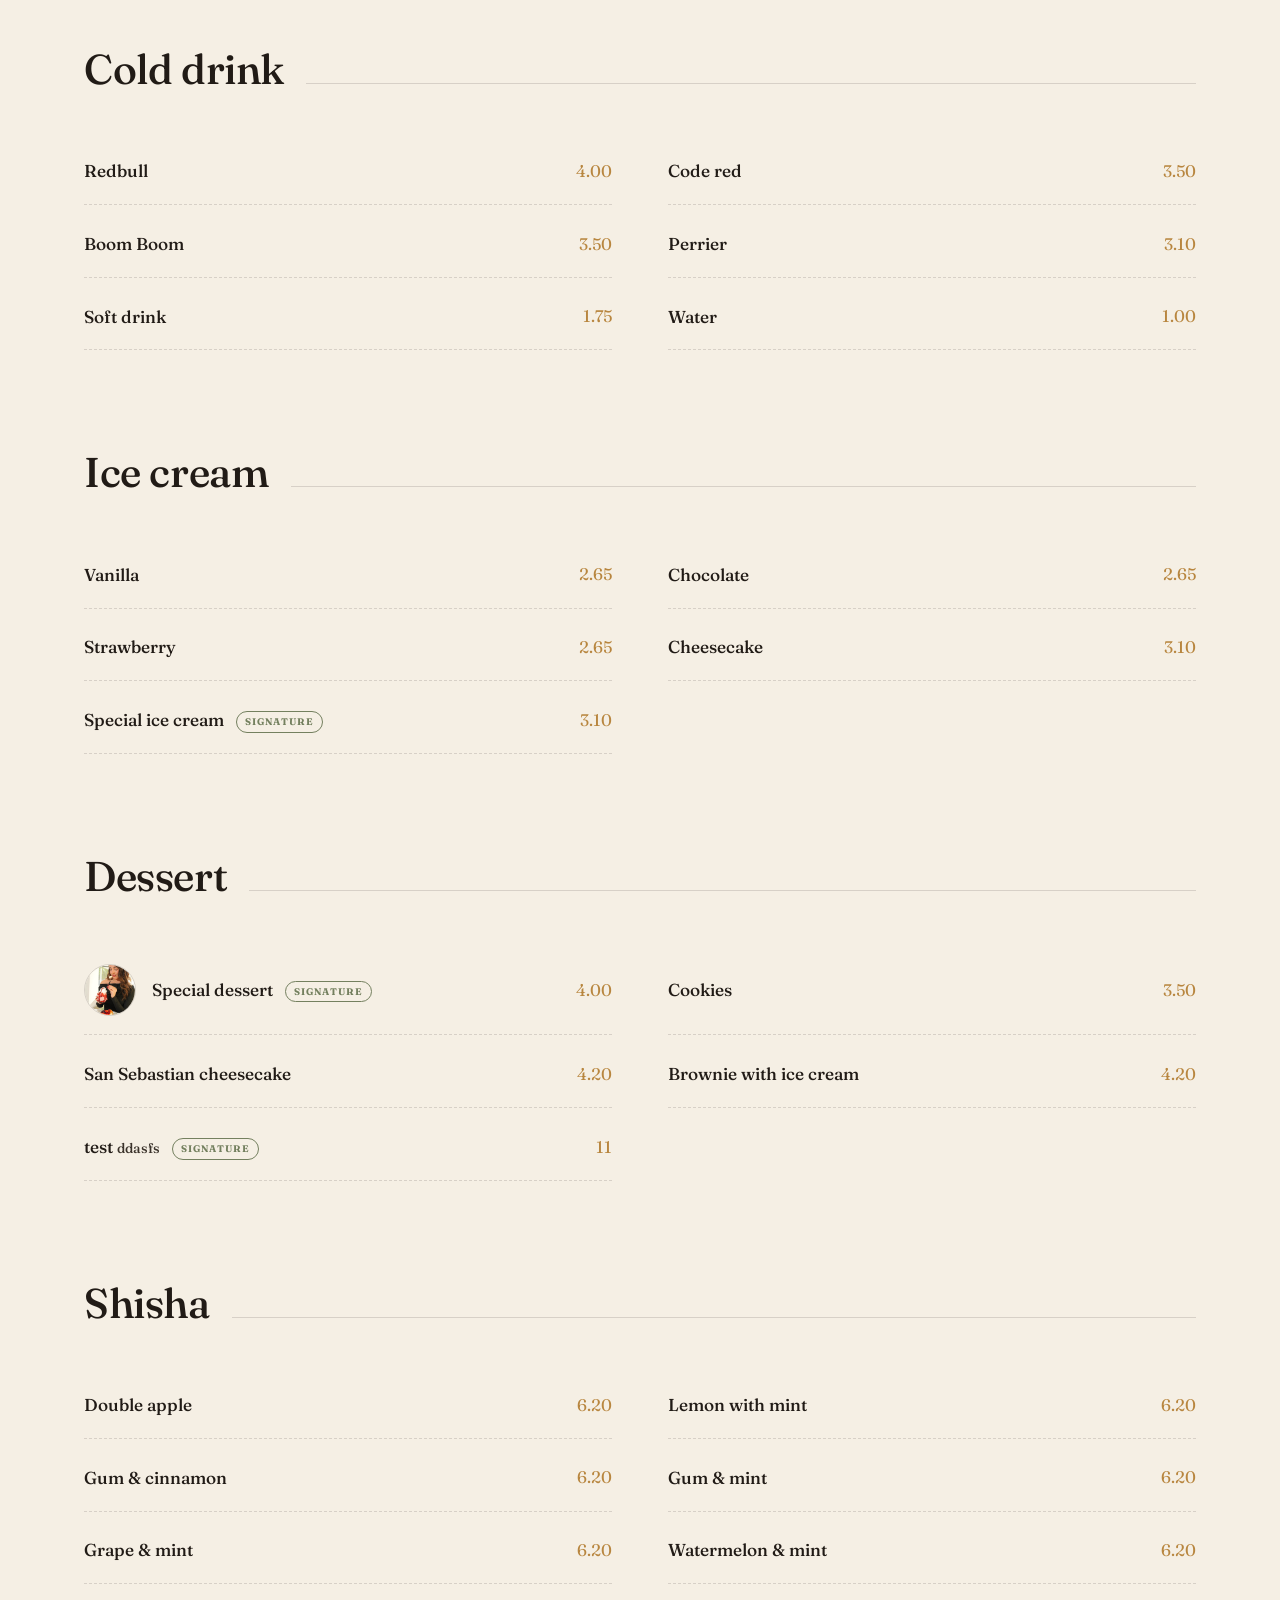
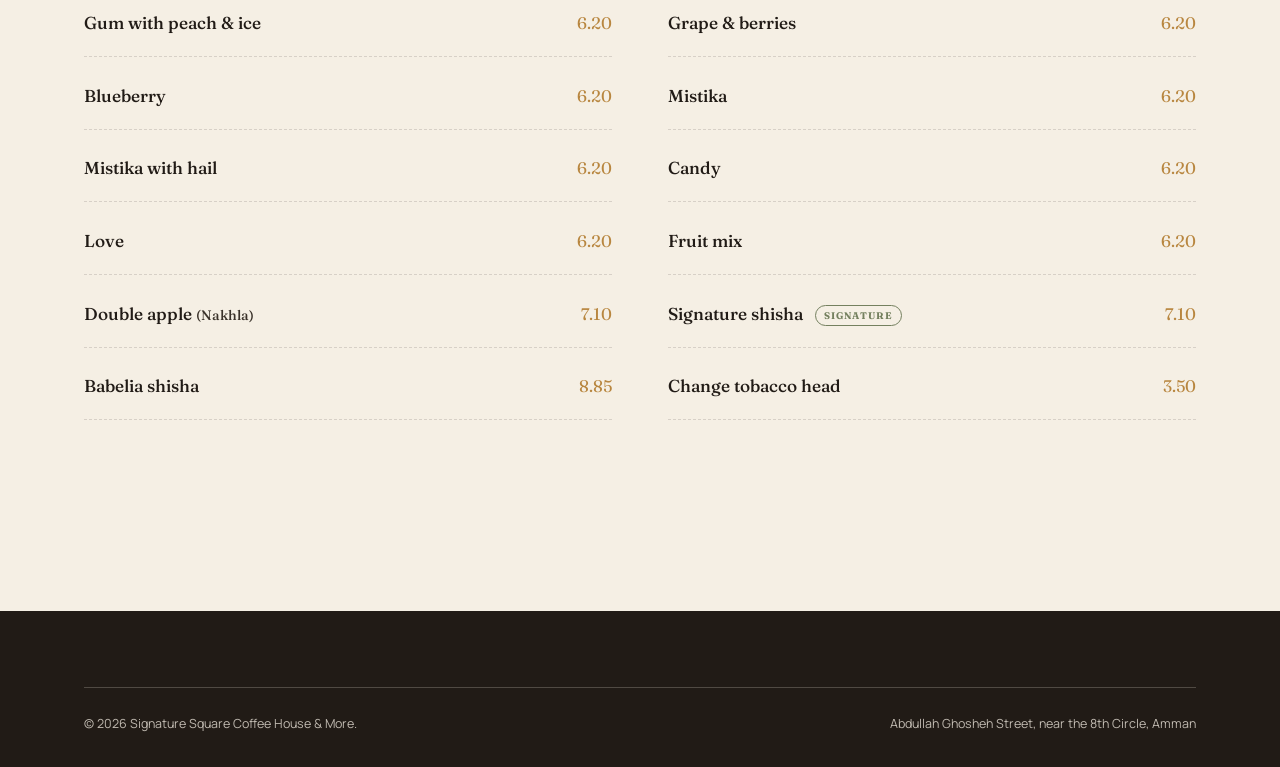
<file: menu.html>
<!DOCTYPE html>
<html lang="en">
<head>
<meta charset="UTF-8">
<meta name="viewport" content="width=device-width, initial-scale=1.0">
<title>Menu — Signature Square</title>
<meta name="description" content="The full menu at Signature Square Coffee House & More — signature coffee, breakfast, mains, desserts, and shisha.">
<link rel="preconnect" href="https://fonts.googleapis.com">
<link rel="preconnect" href="https://fonts.gstatic.com" crossorigin>
<link href="https://fonts.googleapis.com/css2?family=Fraunces:opsz,wght@9..144,400;9..144,500;9..144,600&family=Manrope:wght@400;500;700;800&family=Yellowtail&display=swap" rel="stylesheet">
<link rel="stylesheet" href="assets/css/style.css">
</head>
<body>

<header class="site-header solid">
  <div class="wrap">
    <a href="index.html" class="brandmark">
      <span class="frame">
        <svg viewBox="0 0 100 100" preserveAspectRatio="none" aria-hidden="true">
          <path d="M0 58 L0 2 L98 2 L98 98 L28 98" fill="none" stroke="currentColor" stroke-width="6"/>
        </svg>
      </span>
      <span>
        <span class="word">Signature</span>
        <span class="sub">Square</span>
      </span>
    </a>
    <nav class="nav-links" id="navLinks">
      <a href="index.html#story">Our story</a>
      <a href="index.html#ambiance">Ambiance</a>
      <a href="index.html#visit">Visit</a>
      <a href="index.html" class="btn btn-outline">Back home</a>
    </nav>
    <button class="nav-toggle" id="navToggle" aria-label="Open menu" aria-expanded="false">
      <svg viewBox="0 0 24 24" fill="none" stroke="currentColor" stroke-width="1.6"><path d="M3 6h18M3 12h18M3 18h18"/></svg>
    </button>
  </div>
</header>

<section class="menu-hero">
  <div class="wrap">
    <span class="eyebrow">The full menu</span>
    <h1>Coffee, kitchen &amp; dessert</h1>
    <p>Everything on offer at Signature Square, from the first espresso of the morning to the last shisha of the night. All prices in Jordanian Dinar (JOD) &mdash; add 8% sales tax and 5% service.</p>
  </div>
</section>

<nav class="menu-nav">
  <div class="wrap" id="menuNav">
    <!-- category links are rendered here from content/menu.json -->
  </div>
</nav>

<section class="menu-body">
  <div class="wrap" id="menuBody">
    <!-- categories and items are rendered here from content/menu.json -->
    <p style="color:var(--espresso-soft);">Loading menu&hellip;</p>
  </div>
</section>

<footer class="site-footer">
  <div class="wrap">
    <div class="footer-bottom" style="border-top:1px solid var(--line-on-dark); padding-top:1.6rem;">
      <span>© 2026 Signature Square Coffee House &amp; More.</span>
      <a href="index.html#visit">Abdullah Ghosheh Street, near the 8th Circle, Amman</a>
    </div>
  </div>
</footer>

<script src="assets/js/main.js"></script>
<script src="assets/js/menu-render.js"></script>
</body>
</html>
</file>
<file: assets/css/style.css>
/* =========================================================
   SIGNATURE SQUARE — Coffee House & More
   Design tokens
   ========================================================= */
:root{
  --ivory:        #F5EFE4;
  --ivory-deep:   #ECE3D2;
  --espresso:     #211B16;
  --espresso-soft:#3A322A;
  --brass:        #B8863F;
  --brass-light:  #D9AE6E;
  --dusk:         #6E93A0;
  --dusk-deep:    #405963;
  --sage:         #74805F;
  --line:         rgba(33,27,22,0.14);
  --line-on-dark: rgba(245,239,228,0.22);

  --font-display: 'Fraunces', serif;
  --font-body:    'Manrope', sans-serif;
  --font-script:  'Yellowtail', cursive;

  --container: 1240px;
  --edge: clamp(1.5rem, 5vw, 5rem);

  --ease: cubic-bezier(.22,.68,.2,1);
}

*,*::before,*::after{ box-sizing: border-box; }
html{ scroll-behavior: smooth; }

@media (prefers-reduced-motion: reduce){
  html{ scroll-behavior: auto; }
  *,*::before,*::after{ animation-duration: 0.01ms !important; animation-iteration-count: 1 !important; transition-duration: 0.01ms !important; scroll-behavior: auto !important; }
}

body{
  margin:0;
  background: var(--ivory);
  color: var(--espresso);
  font-family: var(--font-body);
  font-size: 16px;
  line-height: 1.65;
  -webkit-font-smoothing: antialiased;
  overflow-x: hidden;
}

img,video{ max-width:100%; display:block; }
a{ color:inherit; text-decoration:none; }
ul{ margin:0; padding:0; list-style:none; }
button{ font-family:inherit; cursor:pointer; }

.wrap{
  max-width: var(--container);
  margin: 0 auto;
  padding-left: var(--edge);
  padding-right: var(--edge);
}

.eyebrow{
  font-family: var(--font-body);
  font-weight: 700;
  font-size: 0.72rem;
  letter-spacing: 0.28em;
  text-transform: uppercase;
  color: var(--brass);
}

.script{
  font-family: var(--font-script);
  font-weight: 400;
  line-height: 1;
}

h1,h2,h3,h4{
  font-family: var(--font-display);
  font-weight: 500;
  margin: 0;
  letter-spacing: -0.01em;
}

.btn{
  display: inline-flex;
  align-items: center;
  gap: 0.6rem;
  padding: 0.95rem 2rem;
  border-radius: 999px;
  font-size: 0.82rem;
  font-weight: 700;
  letter-spacing: 0.08em;
  text-transform: uppercase;
  border: 1px solid transparent;
  transition: transform .45s var(--ease), background .3s ease, color .3s ease, border-color .3s ease;
}
.btn:hover{ transform: translateY(-2px); }
.btn-solid{ background: var(--espresso); color: var(--ivory); }
.btn-solid:hover{ background: var(--brass); color: var(--espresso); }
.btn-outline{ border-color: currentColor; color: inherit; background: transparent; }
.btn-outline:hover{ background: var(--espresso); color: var(--ivory); border-color: var(--espresso); }
.btn-outline.light{ color: var(--ivory); }
.btn-outline.light:hover{ background: var(--ivory); color: var(--espresso); }

.btn-menu{
  background: var(--brass);
  color: var(--espresso);
  border-color: var(--brass);
  box-shadow: 0 0 0 0 rgba(184,134,63,0.55);
  animation: menuPulse 2.6s ease-out infinite;
}
.btn-menu:hover{ background: var(--brass-light); border-color: var(--brass-light); color: var(--espresso); transform: translateY(-2px); }
@keyframes menuPulse{
  0%   { box-shadow: 0 0 0 0 rgba(184,134,63,0.5); }
  70%  { box-shadow: 0 0 0 10px rgba(184,134,63,0); }
  100% { box-shadow: 0 0 0 0 rgba(184,134,63,0); }
}
@media (prefers-reduced-motion: reduce){ .btn-menu{ animation:none; } }

/* =========================================================
   Bracket motif — the site's signature frame device
   Echoes the venue's own open-corner signage mark.
   ========================================================= */
.bracket{ position: relative; }
.bracket svg{ position:absolute; inset:0; width:100%; height:100%; overflow:visible; pointer-events:none; }
.bracket .b-path{
  fill:none; stroke: currentColor; stroke-width: 1.5;
  stroke-dasharray: 300; stroke-dashoffset: 300;
  transition: stroke-dashoffset 1.1s var(--ease);
}
.bracket.in-view .b-path{ stroke-dashoffset: 0; }

/* =========================================================
   Top navigation
   ========================================================= */
.site-header{
  position: fixed; top:0; left:0; right:0; z-index: 90;
  padding: 1.4rem 0;
  transition: background .4s ease, padding .4s ease, border-color .4s ease;
  border-bottom: 1px solid transparent;
}
.site-header.solid{
  background: rgba(245,239,228,0.92);
  backdrop-filter: blur(10px);
  border-bottom-color: var(--line);
  padding: 0.9rem 0;
}
.site-header .wrap{ display:flex; align-items:center; justify-content:space-between; }

.brandmark{ display:flex; align-items:center; gap:0.6rem; color: var(--ivory); transition: color .4s ease; }
.site-header.solid .brandmark{ color: var(--espresso); }
.brandmark .frame{ position:relative; width:30px; height:30px; }
.brandmark .frame svg{ width:100%; height:100%; }
.brandmark .word{ font-family: var(--font-script); font-size:1.65rem; line-height:1; }
.brandmark .sub{ font-size:0.58rem; letter-spacing:0.32em; text-transform:uppercase; font-weight:700; display:block; margin-top:2px; }

.nav-links{ display:flex; align-items:center; gap:2.2rem; }
.nav-links a{
  font-size:0.78rem; font-weight:700; letter-spacing:0.1em; text-transform:uppercase;
  color: var(--ivory); position:relative; padding-bottom:4px; transition: color .4s ease;
}
.site-header.solid .nav-links a{ color: var(--espresso); }
.nav-links a::after{
  content:""; position:absolute; left:0; right:100%; bottom:0; height:1px; background:currentColor;
  transition: right .35s var(--ease);
}
.nav-links a:hover::after{ right:0; }
.nav-links .btn{ padding: 0.6rem 1.4rem; }

.nav-toggle{ display:none; background:none; border:none; color: var(--ivory); }
.site-header.solid .nav-toggle{ color: var(--espresso); }
.nav-toggle svg{ width:26px; height:26px; }

/* =========================================================
   Hero — full image, small video preview frame
   ========================================================= */
.hero{ position:relative; height:100svh; min-height:600px; display:flex; align-items:flex-end; overflow:hidden; background: var(--espresso); }
.hero-media{ position:absolute; inset:0; z-index:0; }
.hero-media img{ width:100%; height:100%; object-fit:cover; object-position:50% 30%; }
.hero-scrim{
  position:absolute; inset:0;
  background:
    linear-gradient(180deg, rgba(20,16,12,0.32) 0%, rgba(20,16,12,0.22) 32%, rgba(20,16,12,0.68) 80%, rgba(15,12,9,0.92) 100%);
}

.hero-video-frame{
  position:absolute; z-index:3;
  left: var(--edge);
  top: clamp(6.5rem, 15vh, 9.5rem);
  width: clamp(140px, 16vw, 220px);
  aspect-ratio: 3 / 4;
  overflow: hidden;
}
.hero-video-frame video{ width:100%; height:100%; object-fit:cover; display:block; }
.hero-video-frame .hvf-tag{
  position:absolute; left:0; right:0; bottom:0; z-index:2;
  padding: 0.55rem 0.7rem;
  font-size:0.6rem; letter-spacing:0.12em; text-transform:uppercase; font-weight:700;
  color: var(--ivory);
  background: linear-gradient(0deg, rgba(20,16,12,0.85), transparent);
}
@media (max-width: 720px){
  .hero-video-frame{ width: clamp(110px, 30vw, 150px); top: clamp(6rem, 16vh, 7.5rem); }
}

.hero-inner{ position:relative; z-index:2; width:100%; padding-bottom: clamp(3rem, 7vw, 5.5rem); color: var(--ivory); }
.hero-lockup{ display:flex; flex-direction:column; align-items:flex-start; gap:1.6rem; max-width: 780px; }
.hero-frame{ position:relative; padding: 2.1rem 2.6rem; }
.hero-frame .script{ font-size: clamp(2.6rem, 6vw, 4.6rem); }
.hero-frame .sq{ display:block; font-size:0.9rem; letter-spacing:0.5em; text-transform:uppercase; font-weight:700; margin-top:0.35rem; text-align:right; }
.hero-tagline{ font-size: clamp(1rem, 1.6vw, 1.2rem); max-width:34ch; color: rgba(245,239,228,0.86); font-weight:400; }
.hero-ctas{ display:flex; gap:1rem; flex-wrap:wrap; margin-top:0.4rem; }

.scroll-cue{
  position:absolute; z-index:2; left:50%; bottom:1.8rem; transform:translateX(-50%);
  display:flex; flex-direction:column; align-items:center; gap:0.5rem;
  color: rgba(245,239,228,0.75); font-size:0.66rem; letter-spacing:0.3em; text-transform:uppercase;
}
.scroll-cue .line{ width:1px; height:34px; background: currentColor; position:relative; overflow:hidden; }
.scroll-cue .line::after{
  content:""; position:absolute; left:0; top:-100%; width:100%; height:100%; background: var(--brass-light);
  animation: cueDrop 2.2s ease-in-out infinite;
}
@keyframes cueDrop{ 0%{ top:-100%; } 60%{ top:100%; } 100%{ top:100%; } }

/* =========================================================
   Section scaffolding
   ========================================================= */
section{ position:relative; }
.pad{ padding: clamp(4.5rem, 9vw, 8rem) 0; }
.pad-sm{ padding: clamp(3rem,6vw,5rem) 0; }

.section-head{ max-width: 640px; margin-bottom: clamp(2.5rem, 5vw, 4rem); }
.section-head .eyebrow{ display:block; margin-bottom:1rem; }
.section-head h2{ font-size: clamp(2.2rem, 4.5vw, 3.4rem); }
.section-head p{ margin-top:1.1rem; color: var(--espresso-soft); font-size:1.05rem; max-width:52ch; }
.section-head.center{ margin-left:auto; margin-right:auto; text-align:center; }

.reveal{ opacity:0; transform: translateY(28px); transition: opacity .9s var(--ease), transform .9s var(--ease); }
.reveal.in-view{ opacity:1; transform:none; }
.reveal-delay-1.in-view{ transition-delay:.12s; }
.reveal-delay-2.in-view{ transition-delay:.24s; }
.reveal-delay-3.in-view{ transition-delay:.36s; }

/* =========================================================
   Intro / philosophy
   ========================================================= */
.intro{ background: var(--ivory); }
.intro-grid{ display:grid; grid-template-columns: 1.1fr 0.9fr; gap: clamp(2rem,6vw,5rem); align-items:center; }
.intro-copy .eyebrow{ margin-bottom:1.2rem; display:block; }
.intro-copy h2{ font-size: clamp(2rem, 4vw, 3rem); line-height:1.15; }
.intro-copy h2 em{ font-style:normal; font-family:var(--font-script); color: var(--brass); font-size:1.15em; padding: 0 .05em; }
.intro-copy p{ margin-top:1.6rem; color: var(--espresso-soft); font-size:1.08rem; max-width:48ch; }
.intro-stats{ display:flex; gap: clamp(1.6rem,4vw,3rem); margin-top:2.4rem; }
.intro-stats div strong{ display:block; font-family:var(--font-display); font-size:2.1rem; color:var(--espresso); }
.intro-stats div span{ font-size:0.72rem; letter-spacing:0.14em; text-transform:uppercase; color:var(--sage); }

.intro-visual{ position:relative; }
.intro-visual .frame-img{ position:relative; }
.intro-visual img{ border-radius: 2px; width:100%; height: clamp(360px,42vw,540px); object-fit:cover; }
.intro-visual .corner-tl, .intro-visual .corner-br{ color: var(--brass); }
.intro-accent{
  position:absolute; left:-8%; bottom:-12%; width:44%; z-index:3;
  border: 6px solid var(--ivory); border-radius:2px; box-shadow: 0 18px 40px rgba(33,27,22,0.28);
}
.intro-accent img{ height: clamp(140px,16vw,210px); }
@media (max-width:980px){ .intro-accent{ left:auto; right:6%; bottom:-8%; width:46%; } }
@media (max-width:560px){ .intro-accent{ display:none; } }

/* =========================================================
   Ambiance — asymmetric gallery with looping clips
   ========================================================= */
.ambiance{ background: var(--espresso); color: var(--ivory); }
.ambiance .section-head p{ color: rgba(245,239,228,0.72); }
.ambiance .eyebrow{ color: var(--brass-light); }
.ambiance-grid{
  display:grid;
  grid-template-columns: repeat(6,1fr);
  grid-auto-rows: minmax(120px,auto);
  gap: 1.1rem;
}
.a-tile{ position:relative; overflow:hidden; border-radius:2px; }
.a-tile img, .a-tile video{ width:100%; height:100%; object-fit:cover; transition: transform 1.4s var(--ease); }
.a-tile:hover img, .a-tile:hover video{ transform: scale(1.055); }
.a-tile .tag{
  position:absolute; left:1rem; bottom:1rem; z-index:2;
  font-size:0.66rem; letter-spacing:0.22em; text-transform:uppercase; font-weight:700;
  color: var(--ivory); background: rgba(20,16,12,0.55); padding:0.4rem 0.8rem; border-radius:999px;
  backdrop-filter: blur(4px);
}
.a-big{ grid-column: span 4; grid-row: span 2; min-height:460px; }
.a-tall{ grid-column: span 2; grid-row: span 2; min-height:460px; }
.a-wide{ grid-column: span 3; min-height:220px; }
.a-small{ grid-column: span 3; min-height:220px; }

/* =========================================================
   Menu teaser
   ========================================================= */
.menu-teaser{ background: var(--ivory-deep); }
.mt-grid{ display:grid; grid-template-columns: repeat(4,1fr); gap:1.4rem; }
.mt-card{
  background: var(--ivory); border-radius:2px; overflow:hidden; position:relative;
  border:1px solid var(--line);
  display:flex; flex-direction:column;
  transition: transform .5s var(--ease), box-shadow .5s var(--ease);
}
.mt-card:hover{ transform: translateY(-6px); }
.mt-media{ position:relative; aspect-ratio: 4/5; overflow:hidden; }
.mt-media img,.mt-media video{ width:100%; height:100%; object-fit:cover; }
.mt-body{ padding:1.6rem 1.5rem 1.9rem; }
.mt-body .eyebrow{ margin-bottom:0.5rem; }
.mt-body h3{ font-size:1.35rem; margin-bottom:0.55rem; }
.mt-body p{ color: var(--espresso-soft); font-size:0.92rem; }
.mt-cta{ text-align:center; margin-top: clamp(2.5rem,5vw,3.5rem); }

/* =========================================================
   Quote
   ========================================================= */
.quote-section{ background: var(--dusk-deep); color: var(--ivory); text-align:center; }
.quote-section blockquote{
  font-family: var(--font-script); font-weight:400;
  font-size: clamp(1.9rem, 4.2vw, 3.2rem); max-width:900px; margin:0 auto; line-height:1.35;
}
.quote-section cite{ display:block; margin-top:1.6rem; font-style:normal; font-size:0.75rem; letter-spacing:0.24em; text-transform:uppercase; color: rgba(245,239,228,0.65); }

/* =========================================================
   Visit / map
   ========================================================= */
.visit{ background: var(--ivory); }
.visit-grid{ display:grid; grid-template-columns: 1fr 1fr; gap: clamp(2rem,6vw,4rem); align-items:stretch; }
.visit-info{ display:flex; flex-direction:column; justify-content:center; }
.visit-list{ margin-top:2rem; display:flex; flex-direction:column; gap:1.5rem; }
.visit-list li{ display:flex; gap:1.1rem; align-items:flex-start; }
.visit-list .ic{ width:22px; height:22px; flex:none; margin-top:3px; color: var(--brass); }
.visit-list strong{ display:block; font-size:0.72rem; letter-spacing:0.14em; text-transform:uppercase; color: var(--sage); margin-bottom:0.25rem; }
.visit-list span, .visit-list a{ font-size:1.02rem; }
.visit-list a:hover{ color: var(--brass); }
.visit-socials{ display:flex; gap:1rem; margin-top:2.2rem; }
.visit-socials a{
  width:44px; height:44px; border-radius:50%; border:1px solid var(--line); display:flex; align-items:center; justify-content:center;
  transition: background .3s ease, color .3s ease, border-color .3s ease;
}
.visit-socials a:hover{ background: var(--espresso); color: var(--ivory); border-color: var(--espresso); }
.visit-socials svg{ width:18px; height:18px; }

.map-frame{ position:relative; min-height:420px; border-radius:2px; overflow:hidden; }
.map-frame iframe{ width:100%; height:100%; border:0; filter: grayscale(0.35) sepia(0.12) contrast(1.02); }

/* =========================================================
   Footer
   ========================================================= */
.site-footer{ background: var(--espresso); color: rgba(245,239,228,0.75); padding: clamp(3.5rem,6vw,5rem) 0 2rem; }
.footer-grid{ display:grid; grid-template-columns: 1.4fr 0.8fr 0.8fr 1fr; gap: 2.5rem; padding-bottom: 3rem; border-bottom:1px solid var(--line-on-dark); }
.footer-brand .brandmark{ color: var(--ivory); }
.footer-brand p{ margin-top:1.2rem; max-width:32ch; font-size:0.92rem; }
.footer-col h4{ font-family: var(--font-body); font-size:0.72rem; letter-spacing:0.16em; text-transform:uppercase; color: var(--brass-light); margin-bottom:1.1rem; font-weight:700; }
.footer-col ul{ display:flex; flex-direction:column; gap:0.75rem; }
.footer-col a:hover{ color: var(--ivory); }
.footer-bottom{ display:flex; justify-content:space-between; align-items:center; padding-top:1.6rem; font-size:0.78rem; flex-wrap:wrap; gap:0.8rem; }

/* =========================================================
   Menu page specific
   ========================================================= */
.menu-hero{ position:relative; padding: clamp(9rem,16vw,11rem) 0 clamp(3.5rem,7vw,5rem); background: var(--espresso); color: var(--ivory); overflow:hidden; }
.menu-hero::before{
  content:""; position:absolute; inset:0; opacity:0.14;
  background: url('../images/latte-cup.jpg') center/cover;
}
.menu-hero .wrap{ position:relative; z-index:1; }
.menu-hero .eyebrow{ color: var(--brass-light); }
.menu-hero h1{ font-size: clamp(2.6rem,6vw,4.5rem); margin-top:1rem; }
.menu-hero p{ margin-top:1.2rem; max-width:52ch; color: rgba(245,239,228,0.78); font-size:1.05rem; }

.menu-nav{
  position: sticky; top: 0; z-index: 60; background: rgba(245,239,228,0.95); backdrop-filter: blur(8px);
  border-bottom:1px solid var(--line); padding: 1rem 0;
}
.menu-nav .wrap{ display:flex; gap:0.5rem; overflow-x:auto; scrollbar-width:none; }
.menu-nav .wrap::-webkit-scrollbar{ display:none; }
.menu-nav a{
  flex:none; padding:0.55rem 1.2rem; border-radius:999px; font-size:0.78rem; font-weight:700;
  letter-spacing:0.06em; text-transform:uppercase; border:1px solid var(--line); white-space:nowrap;
  transition: background .3s ease, color .3s ease, border-color .3s ease;
}
.menu-nav a:hover, .menu-nav a.active{ background: var(--espresso); color: var(--ivory); border-color: var(--espresso); }

.menu-body{ padding: clamp(3rem,6vw,5rem) 0 clamp(5rem,8vw,7rem); }
.menu-category{ margin-bottom: clamp(3.5rem,7vw,5.5rem); scroll-margin-top: 6rem; }
.menu-cat-head{ display:flex; align-items:baseline; gap:1.4rem; margin-bottom:2.2rem; }
.menu-cat-head h2{ font-size: clamp(1.8rem,3.5vw,2.6rem); }
.menu-cat-head .rule{ flex:1; height:1px; background: var(--line); }
.menu-cat-note{ color: var(--sage); font-size:0.85rem; margin-top:-1.6rem; margin-bottom:2rem; max-width:60ch; }

.menu-items{ display:grid; grid-template-columns: 1fr 1fr; gap: 0.4rem 3.5rem; }
.menu-item{ display:flex; align-items:center; justify-content:space-between; gap:1rem; padding:1.15rem 0; border-bottom:1px dashed var(--line); }
.menu-item.has-photo{ align-items:center; }
.m-photo{ flex:none; width:52px; height:52px; border-radius:50%; overflow:hidden; border:1px solid var(--line); }
.m-photo img{ width:100%; height:100%; object-fit:cover; }
.m-info{ flex:1; min-width:0; }
.menu-item .m-name{ font-family: var(--font-display); font-size:1.08rem; font-weight:500; }
.menu-item .m-desc{ font-size:0.86rem; color: var(--espresso-soft); margin-top:0.3rem; max-width:34ch; }
.menu-item .m-price{ font-family: var(--font-display); font-size:1.05rem; color: var(--brass); white-space:nowrap; padding-top:0.05rem; }
.menu-item .m-tag{
  display:inline-block; font-size:0.6rem; letter-spacing:0.1em; text-transform:uppercase; font-weight:700;
  color: var(--sage); border:1px solid var(--sage); border-radius:999px; padding:0.12rem 0.5rem; margin-left:0.5rem; vertical-align:middle;
}

.menu-note-banner{
  margin-top: 1rem; padding: 1.4rem 1.6rem; border:1px dashed var(--brass); border-radius:2px; background: rgba(184,134,63,0.08);
  font-size:0.9rem; color: var(--espresso-soft);
}

/* =========================================================
   Responsive
   ========================================================= */
@media (max-width: 980px){
  .intro-grid{ grid-template-columns:1fr; }
  .intro-visual{ order:-1; }
  .ambiance-grid{ grid-template-columns: repeat(2,1fr); }
  .a-big{ grid-column:span 2; grid-row:span 1; min-height:340px; }
  .a-tall{ grid-column:span 1; min-height:300px; }
  .a-wide,.a-small{ grid-column:span 1; }
  .mt-grid{ grid-template-columns:repeat(2,1fr); }
  .visit-grid{ grid-template-columns:1fr; }
  .footer-grid{ grid-template-columns:1fr 1fr; gap:2rem 1.5rem; }
  .menu-items{ grid-template-columns:1fr; }
}

@media (max-width: 720px){
  .nav-links{
    position:fixed; inset: 0 0 0 auto; width:min(320px,85vw); background: var(--espresso); color: var(--ivory);
    flex-direction:column; align-items:flex-start; justify-content:center; gap:2rem; padding: 2rem var(--edge);
    transform: translateX(100%); transition: transform .5s var(--ease); z-index:95;
  }
  .nav-links.open{ transform: translateX(0); }
  .nav-links a{ color: var(--ivory); font-size:1rem; }
  .nav-toggle{ display:block; z-index:96; }
  .hero-frame{ padding: 1.4rem 1.6rem; }
  .mt-grid{ grid-template-columns:1fr; }
  .footer-grid{ grid-template-columns:1fr; }
  .footer-bottom{ flex-direction:column; align-items:flex-start; }
}
</file>
